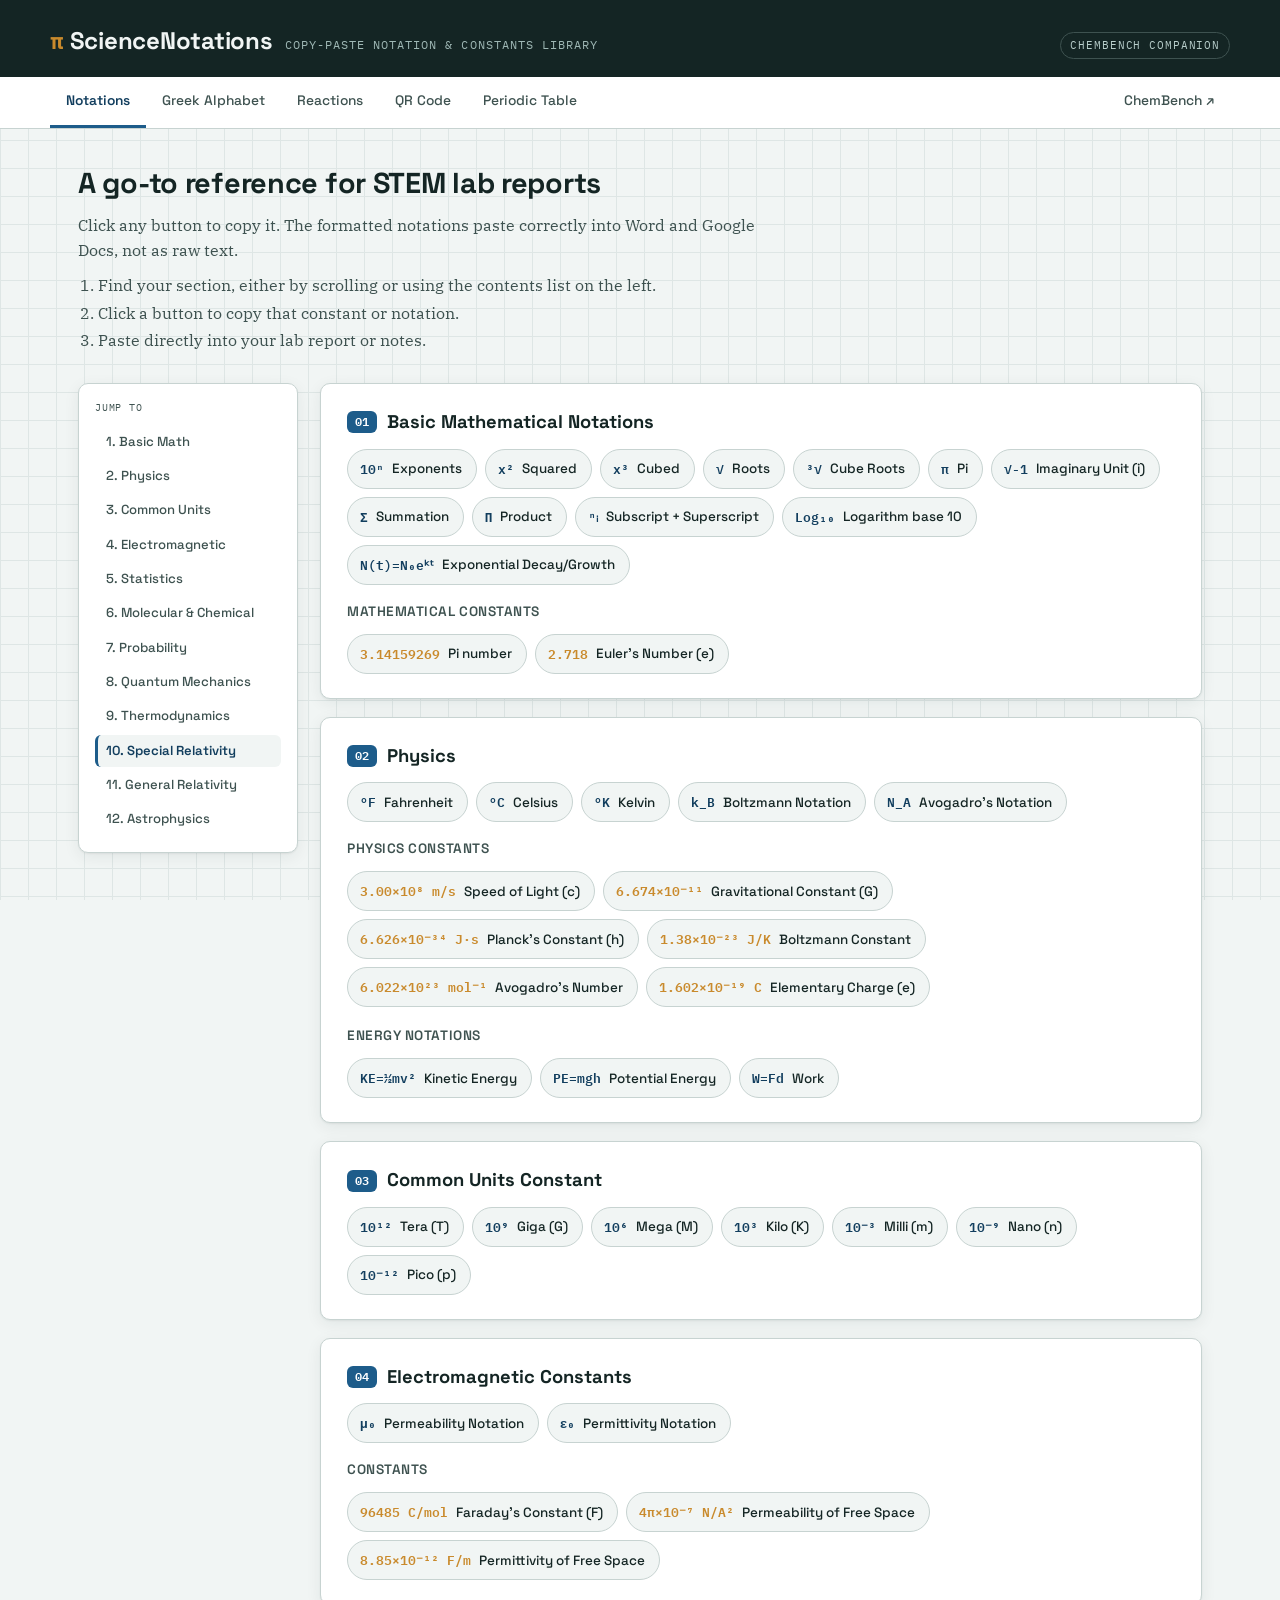
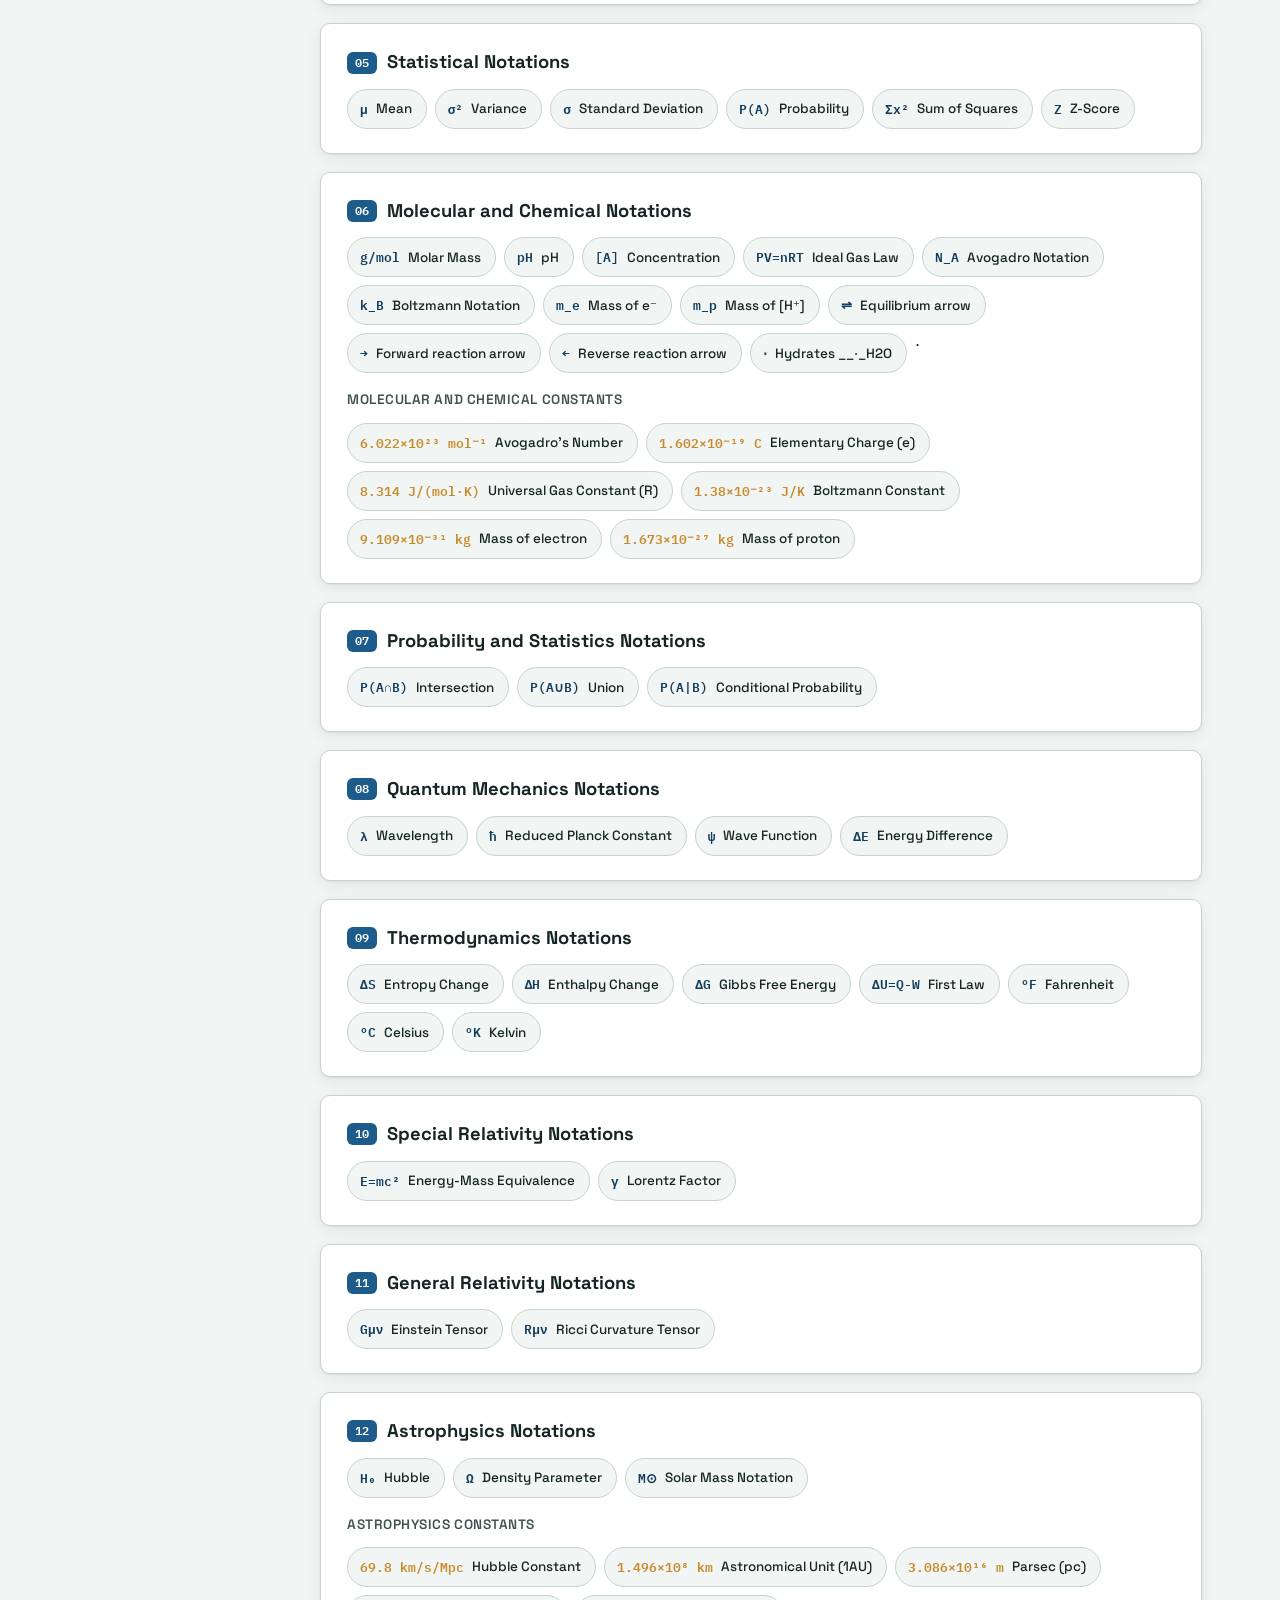
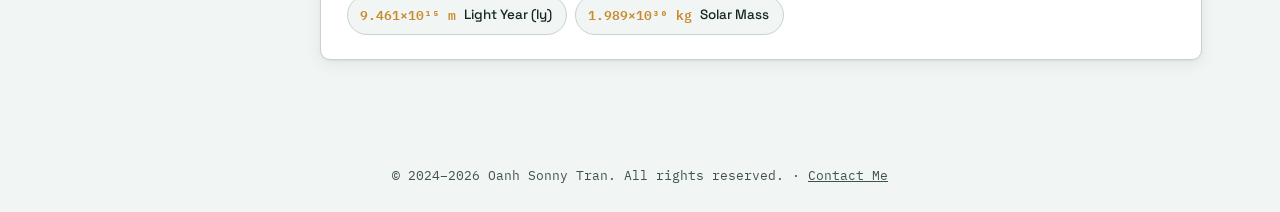
<file: index.html>
<!DOCTYPE html>
<html lang="en">
<head>
<meta charset="UTF-8">
<meta name="viewport" content="width=device-width, initial-scale=1.0">
<title>ScienceNotations — Copy Mathematical Notations</title>
<link rel="preconnect" href="https://fonts.googleapis.com">
<link rel="preconnect" href="https://fonts.gstatic.com" crossorigin>
<link href="https://fonts.googleapis.com/css2?family=Space+Grotesk:wght@400;500;600;700&family=IBM+Plex+Serif:ital,wght@0,400;0,500;0,600;1,400&family=IBM+Plex+Mono:wght@400;500;600&display=swap" rel="stylesheet">
<link rel="stylesheet" href="./assets/css/styles.css">
</head>
<body>

<header>
  <div class="header-inner">
    <div class="brand">
      <h1><span class="glyph">π</span> ScienceNotations</h1>
      <span class="eyebrow">copy-paste notation & constants library</span>
    </div>
    <a class="badge" href="https://madebysonny.github.io/chembench/" target="_blank" rel="noopener">chembench companion</a>
  </div>
</header>

<nav>
  <div class="nav-inner">
    <a class="nav-link active" href="index.html">Notations</a>
    <a class="nav-link" href="greek-alphabet.html">Greek Alphabet</a>
    <a class="nav-link" href="reactions.html">Reactions</a>
    <a class="nav-link" href="qr-generator.html">QR Code</a>
    <a class="nav-link" href="periodic-table.html">Periodic Table</a>
    <a class="nav-link external" href="https://madebysonny.github.io/chembench/" target="_blank" rel="noopener">ChemBench ↗</a>
  </div>
</nav>

<main>
  <div class="hero">
    <h2>A go-to reference for STEM lab reports</h2>
    <p>Click any button to copy it. The formatted notations paste correctly into Word and Google Docs, not as raw text.</p>
    <ol>
      <li>Find your section, either by scrolling or using the contents list on the left.</li>
      <li>Click a button to copy that constant or notation.</li>
      <li>Paste directly into your lab report or notes.</li>
    </ol>
  </div>

  <div class="workbench">
    <nav class="toc" aria-label="Table of contents">
      <span class="toc-label">Jump to</span>
      <ul>
        <li><a href="#section-1">1. Basic Math</a></li>
        <li><a href="#section-2">2. Physics</a></li>
        <li><a href="#section-3">3. Common Units</a></li>
        <li><a href="#section-4">4. Electromagnetic</a></li>
        <li><a href="#section-5">5. Statistics</a></li>
        <li><a href="#section-6">6. Molecular & Chemical</a></li>
        <li><a href="#section-7">7. Probability</a></li>
        <li><a href="#section-8">8. Quantum Mechanics</a></li>
        <li><a href="#section-9">9. Thermodynamics</a></li>
        <li><a href="#section-10">10. Special Relativity</a></li>
        <li><a href="#section-11">11. General Relativity</a></li>
        <li><a href="#section-12">12. Astrophysics</a></li>
      </ul>
    </nav>

    <div class="sections">

      <!-- Section 1: Basic Mathematical Notations -->
      <section class="notation-section" id="section-1">
        <h2><span class="section-index">01</span> Basic Mathematical Notations</h2>
        <div class="copy-grid">
          <button class="copy-chip" onclick="copyRich('10<sup>n</sup>&nbsp;', '10^n', this)"><span class="sym">10ⁿ</span> Exponents</button>
          <button class="copy-chip" onclick="copyRich('x<sup>2</sup>&nbsp;', 'x^2', this)"><span class="sym">x²</span> Squared</button>
          <button class="copy-chip" onclick="copyRich('x<sup>3</sup>&nbsp;', 'x^3', this)"><span class="sym">x³</span> Cubed</button>
          <button class="copy-chip" onclick="copyPlain('√', this)"><span class="sym">√</span> Roots</button>
          <button class="copy-chip" onclick="copyRich('<sup>3</sup>√', '3√', this)"><span class="sym">³√</span> Cube Roots</button>
          <button class="copy-chip" onclick="copyPlain('π', this)"><span class="sym">π</span> Pi</button>
          <button class="copy-chip" onclick="copyPlain('√-1', this)"><span class="sym">√-1</span> Imaginary Unit (i)</button>
          <button class="copy-chip" onclick="copyPlain('Σ', this)"><span class="sym">Σ</span> Summation</button>
          <button class="copy-chip" onclick="copyPlain('Π', this)"><span class="sym">Π</span> Product</button>
          <button class="copy-chip" onclick="copyRich('<sup>n</sup><sub>i</sub>&nbsp;', 'n_i', this)"><span class="sym">ⁿᵢ</span> Subscript + Superscript</button>
          <button class="copy-chip" onclick="copyRich('Log<sub>10</sub>&nbsp;', 'Log10', this)"><span class="sym">Log₁₀</span> Logarithm base 10</button>
          <button class="copy-chip" onclick="copyRich('N(t) = N<sub>0</sub>e<sup>kt</sup>&nbsp;', 'N(t) = N0*e^kt', this)"><span class="sym">N(t)=N₀eᵏᵗ</span> Exponential Decay/Growth</button>
        </div>
        <h4>Mathematical Constants</h4>
        <div class="copy-grid constants">
          <button class="copy-chip" onclick="copyPlain('3.14159269', this)"><span class="sym">3.14159269</span> Pi number</button>
          <button class="copy-chip" onclick="copyPlain('2.718', this)"><span class="sym">2.718</span> Euler's Number (e)</button>
        </div>
      </section>

      <!-- Section 2: Physics -->
      <section class="notation-section" id="section-2">
        <h2><span class="section-index">02</span> Physics</h2>
        <div class="copy-grid">
          <button class="copy-chip" onclick="copyPlain('°F', this)"><span class="sym">°F</span> Fahrenheit</button>
          <button class="copy-chip" onclick="copyPlain('°C', this)"><span class="sym">°C</span> Celsius</button>
          <button class="copy-chip" onclick="copyPlain('°K', this)"><span class="sym">°K</span> Kelvin</button>
          <button class="copy-chip" onclick="copyRich('k<sub>B</sub>&nbsp;', 'k_B', this)"><span class="sym">k_B</span> Boltzmann Notation</button>
          <button class="copy-chip" onclick="copyRich('N<sub>A</sub>&nbsp;', 'N_A', this)"><span class="sym">N_A</span> Avogadro's Notation</button>
        </div>
        <h4>Physics Constants</h4>
        <div class="copy-grid constants">
          <button class="copy-chip" onclick="copyRich('3.00 × 10<sup>8</sup> m/s', '3.00 x 10^8 m/s', this)"><span class="sym">3.00×10⁸ m/s</span> Speed of Light (c)</button>
          <button class="copy-chip" onclick="copyRich('6.674 × 10<sup>-11</sup> m<sup>-3</sup> kg<sup>-1</sup> s<sup>-2</sup>&nbsp;', '6.674 x 10^-11 m^-3 kg^-1 s^-2', this)"><span class="sym">6.674×10⁻¹¹</span> Gravitational Constant (G)</button>
          <button class="copy-chip" onclick="copyRich('6.626 × 10<sup>-34</sup> J⋅s', '6.626 x 10^-34 J*s', this)"><span class="sym">6.626×10⁻³⁴ J·s</span> Planck's Constant (h)</button>
          <button class="copy-chip" onclick="copyRich('1.38 × 10<sup>-23</sup> J/K', '1.38 x 10^-23 J/K', this)"><span class="sym">1.38×10⁻²³ J/K</span> Boltzmann Constant</button>
          <button class="copy-chip" onclick="copyRich('6.022 × 10<sup>23</sup> mol<sup>-1</sup>&nbsp;', '6.022 x 10^23 mol^-1', this)"><span class="sym">6.022×10²³ mol⁻¹</span> Avogadro's Number</button>
          <button class="copy-chip" onclick="copyRich('1.602 × 10<sup>-19</sup> C', '1.602 x 10^-19 C', this)"><span class="sym">1.602×10⁻¹⁹ C</span> Elementary Charge (e)</button>
        </div>
        <h4>Energy Notations</h4>
        <div class="copy-grid">
          <button class="copy-chip" onclick="copyRich('KE = 1/2(mv<sup>2</sup>)', 'KE = 1/2(mv^2)', this)"><span class="sym">KE=½mv²</span> Kinetic Energy</button>
          <button class="copy-chip" onclick="copyPlain('PE=mgh', this)"><span class="sym">PE=mgh</span> Potential Energy</button>
          <button class="copy-chip" onclick="copyPlain('W=Fd', this)"><span class="sym">W=Fd</span> Work</button>
        </div>
      </section>

      <!-- Section 3: Common Units Constant -->
      <section class="notation-section" id="section-3">
        <h2><span class="section-index">03</span> Common Units Constant</h2>
        <div class="copy-grid">
          <button class="copy-chip" onclick="copyRich('10<sup>12</sup>&nbsp;', '10^12', this)"><span class="sym">10¹²</span> Tera (T)</button>
          <button class="copy-chip" onclick="copyRich('10<sup>9</sup>&nbsp;', '10^9', this)"><span class="sym">10⁹</span> Giga (G)</button>
          <button class="copy-chip" onclick="copyRich('10<sup>6</sup>&nbsp;', '10^6', this)"><span class="sym">10⁶</span> Mega (M)</button>
          <button class="copy-chip" onclick="copyRich('10<sup>3</sup>&nbsp;', '10^3', this)"><span class="sym">10³</span> Kilo (K)</button>
          <button class="copy-chip" onclick="copyRich('10<sup>-3</sup>&nbsp;', '10^-3', this)"><span class="sym">10⁻³</span> Milli (m)</button>
          <button class="copy-chip" onclick="copyRich('10<sup>-9</sup>&nbsp;', '10^-9', this)"><span class="sym">10⁻⁹</span> Nano (n)</button>
          <button class="copy-chip" onclick="copyRich('10<sup>-12</sup>&nbsp;', '10^-12', this)"><span class="sym">10⁻¹²</span> Pico (p)</button>
        </div>
      </section>

      <!-- Section 4: Electromagnetic Constants -->
      <section class="notation-section" id="section-4">
        <h2><span class="section-index">04</span> Electromagnetic Constants</h2>
        <div class="copy-grid">
          <button class="copy-chip" onclick="copyRich('μ<sub>0</sub>&nbsp;', 'mu_0', this)"><span class="sym">μ₀</span> Permeability Notation</button>
          <button class="copy-chip" onclick="copyRich('ε<sub>0</sub>&nbsp;', 'epsilon_0', this)"><span class="sym">ε₀</span> Permittivity Notation</button>
        </div>
        <h4>Constants</h4>
        <div class="copy-grid constants">
          <button class="copy-chip" onclick="copyPlain('96485 C/mol', this)"><span class="sym">96485 C/mol</span> Faraday's Constant (F)</button>
          <button class="copy-chip" onclick="copyRich('4π × 10<sup>-7</sup> N/A<sup>2</sup>&nbsp;', '4*pi x 10^-7 N/A^2', this)"><span class="sym">4π×10⁻⁷ N/A²</span> Permeability of Free Space</button>
          <button class="copy-chip" onclick="copyRich('8.85 × 10<sup>-12</sup> F/m', '8.85 x 10^-12 F/m', this)"><span class="sym">8.85×10⁻¹² F/m</span> Permittivity of Free Space</button>
        </div>
      </section>

      <!-- Section 5: Statistical Notations -->
      <section class="notation-section" id="section-5">
        <h2><span class="section-index">05</span> Statistical Notations</h2>
        <div class="copy-grid">
          <button class="copy-chip" onclick="copyPlain('μ', this)"><span class="sym">μ</span> Mean</button>
          <button class="copy-chip" onclick="copyRich('σ<sup>2</sup>&nbsp;', 'sigma^2', this)"><span class="sym">σ²</span> Variance</button>
          <button class="copy-chip" onclick="copyPlain('σ', this)"><span class="sym">σ</span> Standard Deviation</button>
          <button class="copy-chip" onclick="copyPlain('P(A)', this)"><span class="sym">P(A)</span> Probability</button>
          <button class="copy-chip" onclick="copyRich('Σx<sup>2</sup>&nbsp;', 'sum x^2', this)"><span class="sym">Σx²</span> Sum of Squares</button>
          <button class="copy-chip" onclick="copyPlain('Z', this)"><span class="sym">Z</span> Z-Score</button>
        </div>
      </section>

      <!-- Section 6: Molecular and Chemical Notations -->
      <section class="notation-section" id="section-6">
        <h2><span class="section-index">06</span> Molecular and Chemical Notations</h2>
        <div class="copy-grid">
          <button class="copy-chip" onclick="copyPlain('g/mol', this)"><span class="sym">g/mol</span> Molar Mass</button>
          <button class="copy-chip" onclick="copyPlain('pH', this)"><span class="sym">pH</span> pH</button>
          <button class="copy-chip" onclick="copyPlain('[A]', this)"><span class="sym">[A]</span> Concentration</button>
          <button class="copy-chip" onclick="copyPlain('PV=nRT', this)"><span class="sym">PV=nRT</span> Ideal Gas Law</button>
          <button class="copy-chip" onclick="copyRich('N<sub>A</sub>&nbsp;', 'N_A', this)"><span class="sym">N_A</span> Avogadro Notation</button>
          <button class="copy-chip" onclick="copyRich('k<sub>B</sub>&nbsp;', 'k_B', this)"><span class="sym">k_B</span> Boltzmann Notation</button>
          <button class="copy-chip" onclick="copyRich('m<sub>e</sub>&nbsp;', 'm_e', this)"><span class="sym">m_e</span> Mass of e⁻</button>
          <button class="copy-chip" onclick="copyRich('m<sub>p</sub>&nbsp;', 'm_p', this)"><span class="sym">m_p</span> Mass of [H⁺]</button>
          <button class="copy-chip" onclick="copyPlain('⇌', this)"><span class="sym">⇌</span> Equilibrium arrow</button>
          <button class="copy-chip" onclick="copyPlain('→', this)"><span class="sym">→</span> Forward reaction arrow </button>
          <button class="copy-chip" onclick="copyPlain('←', this)"><span class="sym">←</span> Reverse reaction arrow</button>
          <button class="copy-chip" onclick="copyRich('​⋅ H<sub>2</sub>O', '​⋅ H_2O', this)"><span class="sym">​⋅</span>Hydrates __​⋅_H2O</button>

          ​⋅
        </div>
        <h4>Molecular and Chemical Constants</h4>
        <div class="copy-grid constants">
          <button class="copy-chip" onclick="copyRich('6.022 × 10<sup>23</sup> mol<sup>-1</sup>&nbsp;', '6.022 x 10^23 mol^-1', this)"><span class="sym">6.022×10²³ mol⁻¹</span> Avogadro's Number</button>
          <button class="copy-chip" onclick="copyRich('1.602 × 10<sup>-19</sup> C', '1.602 x 10^-19 C', this)"><span class="sym">1.602×10⁻¹⁹ C</span> Elementary Charge (e)</button>
          <button class="copy-chip" onclick="copyRich('8.314 J mol<sup>-1</sup> K<sup>-1</sup>&nbsp;', '8.314 J mol^-1 K^-1', this)"><span class="sym">8.314 J/(mol·K)</span> Universal Gas Constant (R)</button>
          <button class="copy-chip" onclick="copyRich('1.38 × 10<sup>-23</sup> J/K', '1.38 x 10^-23 J/K', this)"><span class="sym">1.38×10⁻²³ J/K</span> Boltzmann Constant</button>
          <button class="copy-chip" onclick="copyRich('9.109 × 10<sup>-31</sup> kg', '9.109 x 10^-31 kg', this)"><span class="sym">9.109×10⁻³¹ kg</span> Mass of electron</button>
          <button class="copy-chip" onclick="copyRich('1.673 × 10<sup>-27</sup> kg', '1.673 x 10^-27 kg', this)"><span class="sym">1.673×10⁻²⁷ kg</span> Mass of proton</button>
        </div>
      </section>

      <!-- Section 7: Probability and Statistics Notations -->
      <section class="notation-section" id="section-7">
        <h2><span class="section-index">07</span> Probability and Statistics Notations</h2>
        <div class="copy-grid">
          <button class="copy-chip" onclick="copyPlain('P(A ∩ B)', this)"><span class="sym">P(A∩B)</span> Intersection</button>
          <button class="copy-chip" onclick="copyPlain('P(A ∪ B)', this)"><span class="sym">P(A∪B)</span> Union</button>
          <button class="copy-chip" onclick="copyPlain('P(A|B)', this)"><span class="sym">P(A|B)</span> Conditional Probability</button>
        </div>
      </section>

      <!-- Section 8: Quantum Mechanics Notations -->
      <section class="notation-section" id="section-8">
        <h2><span class="section-index">08</span> Quantum Mechanics Notations</h2>
        <div class="copy-grid">
          <button class="copy-chip" onclick="copyPlain('λ', this)"><span class="sym">λ</span> Wavelength</button>
          <button class="copy-chip" onclick="copyPlain('ħ', this)"><span class="sym">ħ</span> Reduced Planck Constant</button>
          <button class="copy-chip" onclick="copyPlain('ψ', this)"><span class="sym">ψ</span> Wave Function</button>
          <button class="copy-chip" onclick="copyPlain('ΔE', this)"><span class="sym">ΔE</span> Energy Difference</button>
        </div>
      </section>

      <!-- Section 9: Thermodynamics Notations -->
      <section class="notation-section" id="section-9">
        <h2><span class="section-index">09</span> Thermodynamics Notations</h2>
        <div class="copy-grid">
          <button class="copy-chip" onclick="copyPlain('ΔS', this)"><span class="sym">ΔS</span> Entropy Change</button>
          <button class="copy-chip" onclick="copyPlain('ΔH', this)"><span class="sym">ΔH</span> Enthalpy Change</button>
          <button class="copy-chip" onclick="copyPlain('ΔG', this)"><span class="sym">ΔG</span> Gibbs Free Energy</button>
          <button class="copy-chip" onclick="copyPlain('ΔU=Q-W', this)"><span class="sym">ΔU=Q-W</span> First Law</button>
          <button class="copy-chip" onclick="copyPlain('°F', this)"><span class="sym">°F</span> Fahrenheit</button>
          <button class="copy-chip" onclick="copyPlain('°C', this)"><span class="sym">°C</span> Celsius</button>
          <button class="copy-chip" onclick="copyPlain('°K', this)"><span class="sym">°K</span> Kelvin</button>
        </div>
      </section>

      <!-- Section 10: Special Relativity Notations -->
      <section class="notation-section" id="section-10">
        <h2><span class="section-index">10</span> Special Relativity Notations</h2>
        <div class="copy-grid">
          <button class="copy-chip" onclick="copyPlain('E=mc²', this)"><span class="sym">E=mc²</span> Energy-Mass Equivalence</button>
          <button class="copy-chip" onclick="copyPlain('γ', this)"><span class="sym">γ</span> Lorentz Factor</button>
        </div>
      </section>

      <!-- Section 11: General Relativity Notations -->
      <section class="notation-section" id="section-11">
        <h2><span class="section-index">11</span> General Relativity Notations</h2>
        <div class="copy-grid">
          <button class="copy-chip" onclick="copyPlain('Gμν', this)"><span class="sym">Gμν</span> Einstein Tensor</button>
          <button class="copy-chip" onclick="copyPlain('Rμν', this)"><span class="sym">Rμν</span> Ricci Curvature Tensor</button>
        </div>
      </section>

      <!-- Section 12: Astrophysics Notations -->
      <section class="notation-section" id="section-12">
        <h2><span class="section-index">12</span> Astrophysics Notations</h2>
        <div class="copy-grid">
          <button class="copy-chip" onclick="copyPlain('H₀', this)"><span class="sym">H₀</span> Hubble</button>
          <button class="copy-chip" onclick="copyPlain('Ω', this)"><span class="sym">Ω</span> Density Parameter</button>
          <button class="copy-chip" onclick="copyRich('M<sub>⊙</sub>&nbsp;', 'M_sun', this)"><span class="sym">M⊙</span> Solar Mass Notation</button>
        </div>
        <h4>Astrophysics Constants</h4>
        <div class="copy-grid constants">
          <button class="copy-chip" onclick="copyPlain('69.8 km/s/Mpc', this)"><span class="sym">69.8 km/s/Mpc</span> Hubble Constant</button>
          <button class="copy-chip" onclick="copyRich('1.496 × 10<sup>8</sup> km', '1.496 x 10^8 km', this)"><span class="sym">1.496×10⁸ km</span> Astronomical Unit (1AU)</button>
          <button class="copy-chip" onclick="copyRich('3.086 × 10<sup>16</sup> m', '3.086 x 10^16 m', this)"><span class="sym">3.086×10¹⁶ m</span> Parsec (pc)</button>
          <button class="copy-chip" onclick="copyRich('9.461 × 10<sup>15</sup> m', '9.461 x 10^15 m', this)"><span class="sym">9.461×10¹⁵ m</span> Light Year (ly)</button>
          <button class="copy-chip" onclick="copyRich('1.989 × 10<sup>30</sup> kg', '1.989 x 10^30 kg', this)"><span class="sym">1.989×10³⁰ kg</span> Solar Mass</button>
        </div>
      </section>

    </div>
  </div>
</main>

<footer>
  © 2024–2026 Oanh Sonny Tran. All rights reserved. · <a href="mailto:otxtra1234@gmail.com">Contact Me</a>
</footer>

<div class="toast" id="toast"></div>

<script src="./assets/js/script.js"></script>
</body>
</html>
</file>
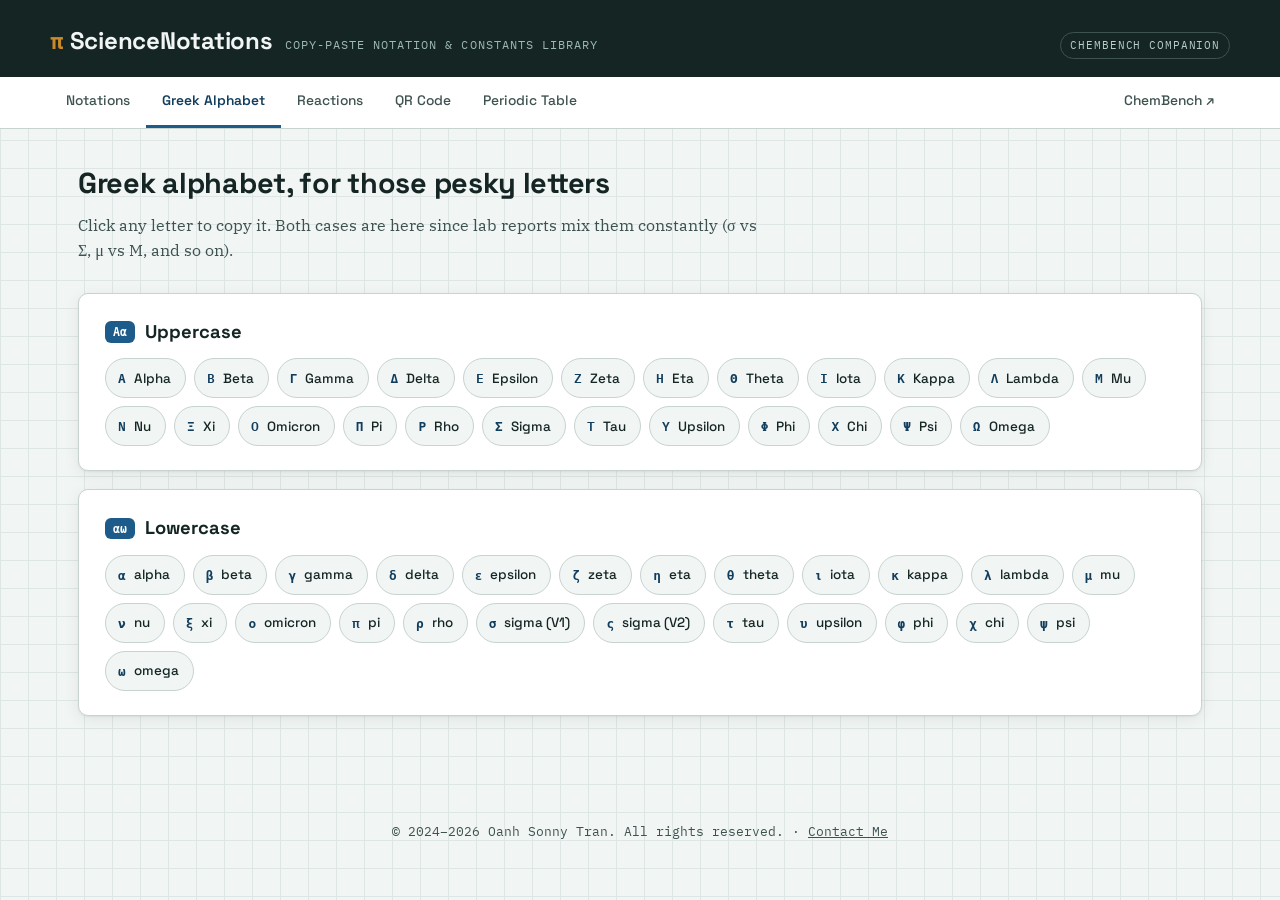
<file: greek-alphabet.html>
<!DOCTYPE html>
<html lang="en">
<head>
<meta charset="UTF-8">
<meta name="viewport" content="width=device-width, initial-scale=1.0">
<title>Greek Alphabet — ScienceNotations</title>
<link rel="preconnect" href="https://fonts.googleapis.com">
<link rel="preconnect" href="https://fonts.gstatic.com" crossorigin>
<link href="https://fonts.googleapis.com/css2?family=Space+Grotesk:wght@400;500;600;700&family=IBM+Plex+Serif:ital,wght@0,400;0,500;0,600;1,400&family=IBM+Plex+Mono:wght@400;500;600&display=swap" rel="stylesheet">
<link rel="stylesheet" href="./assets/css/styles.css">
</head>
<body>

<header>
  <div class="header-inner">
    <div class="brand">
      <h1><span class="glyph">π</span> ScienceNotations</h1>
      <span class="eyebrow">copy-paste notation & constants library</span>
    </div>
    <a class="badge" href="https://madebysonny.github.io/chembench/" target="_blank" rel="noopener">chembench companion</a>
  </div>
</header>

<nav>
  <div class="nav-inner">
    <a class="nav-link" href="index.html">Notations</a>
    <a class="nav-link active" href="greek-alphabet.html">Greek Alphabet</a>
    <a class="nav-link" href="reactions.html">Reactions</a>
    <a class="nav-link" href="qr-generator.html">QR Code</a>
    <a class="nav-link" href="periodic-table.html">Periodic Table</a>
    <a class="nav-link external" href="https://madebysonny.github.io/chembench/" target="_blank" rel="noopener">ChemBench ↗</a>
  </div>
</nav>

<main>
  <div class="hero">
    <h2>Greek alphabet, for those pesky letters</h2>
    <p>Click any letter to copy it. Both cases are here since lab reports mix them constantly (σ vs Σ, μ vs M, and so on).</p>
  </div>

  <div class="sections">
    <section class="notation-section">
      <h2><span class="section-index">Αα</span> Uppercase</h2>
      <div class="copy-grid">
        <button class="copy-chip" onclick="copyPlain('Α', this)"><span class="sym">Α</span> Alpha</button>
        <button class="copy-chip" onclick="copyPlain('B', this)"><span class="sym">B</span> Beta</button>
        <button class="copy-chip" onclick="copyPlain('Γ', this)"><span class="sym">Γ</span> Gamma</button>
        <button class="copy-chip" onclick="copyPlain('Δ', this)"><span class="sym">Δ</span> Delta</button>
        <button class="copy-chip" onclick="copyPlain('E', this)"><span class="sym">E</span> Epsilon</button>
        <button class="copy-chip" onclick="copyPlain('Z', this)"><span class="sym">Z</span> Zeta</button>
        <button class="copy-chip" onclick="copyPlain('H', this)"><span class="sym">H</span> Eta</button>
        <button class="copy-chip" onclick="copyPlain('Θ', this)"><span class="sym">Θ</span> Theta</button>
        <button class="copy-chip" onclick="copyPlain('I', this)"><span class="sym">I</span> Iota</button>
        <button class="copy-chip" onclick="copyPlain('K', this)"><span class="sym">K</span> Kappa</button>
        <button class="copy-chip" onclick="copyPlain('Λ', this)"><span class="sym">Λ</span> Lambda</button>
        <button class="copy-chip" onclick="copyPlain('M', this)"><span class="sym">M</span> Mu</button>
        <button class="copy-chip" onclick="copyPlain('N', this)"><span class="sym">N</span> Nu</button>
        <button class="copy-chip" onclick="copyPlain('Ξ', this)"><span class="sym">Ξ</span> Xi</button>
        <button class="copy-chip" onclick="copyPlain('O', this)"><span class="sym">O</span> Omicron</button>
        <button class="copy-chip" onclick="copyPlain('Π', this)"><span class="sym">Π</span> Pi</button>
        <button class="copy-chip" onclick="copyPlain('Ρ', this)"><span class="sym">Ρ</span> Rho</button>
        <button class="copy-chip" onclick="copyPlain('Σ', this)"><span class="sym">Σ</span> Sigma</button>
        <button class="copy-chip" onclick="copyPlain('T', this)"><span class="sym">T</span> Tau</button>
        <button class="copy-chip" onclick="copyPlain('Y', this)"><span class="sym">Y</span> Upsilon</button>
        <button class="copy-chip" onclick="copyPlain('Φ', this)"><span class="sym">Φ</span> Phi</button>
        <button class="copy-chip" onclick="copyPlain('Χ', this)"><span class="sym">Χ</span> Chi</button>
        <button class="copy-chip" onclick="copyPlain('Ψ', this)"><span class="sym">Ψ</span> Psi</button>
        <button class="copy-chip" onclick="copyPlain('Ω', this)"><span class="sym">Ω</span> Omega</button>
      </div>
    </section>

    <section class="notation-section">
      <h2><span class="section-index">αω</span> Lowercase</h2>
      <div class="copy-grid">
        <button class="copy-chip" onclick="copyPlain('α', this)"><span class="sym">α</span> alpha</button>
        <button class="copy-chip" onclick="copyPlain('β', this)"><span class="sym">β</span> beta</button>
        <button class="copy-chip" onclick="copyPlain('γ', this)"><span class="sym">γ</span> gamma</button>
        <button class="copy-chip" onclick="copyPlain('δ', this)"><span class="sym">δ</span> delta</button>
        <button class="copy-chip" onclick="copyPlain('ε', this)"><span class="sym">ε</span> epsilon</button>
        <button class="copy-chip" onclick="copyPlain('ζ', this)"><span class="sym">ζ</span> zeta</button>
        <button class="copy-chip" onclick="copyPlain('η', this)"><span class="sym">η</span> eta</button>
        <button class="copy-chip" onclick="copyPlain('θ', this)"><span class="sym">θ</span> theta</button>
        <button class="copy-chip" onclick="copyPlain('ι', this)"><span class="sym">ι</span> iota</button>
        <button class="copy-chip" onclick="copyPlain('κ', this)"><span class="sym">κ</span> kappa</button>
        <button class="copy-chip" onclick="copyPlain('λ', this)"><span class="sym">λ</span> lambda</button>
        <button class="copy-chip" onclick="copyPlain('μ', this)"><span class="sym">μ</span> mu</button>
        <button class="copy-chip" onclick="copyPlain('ν', this)"><span class="sym">ν</span> nu</button>
        <button class="copy-chip" onclick="copyPlain('ξ', this)"><span class="sym">ξ</span> xi</button>
        <button class="copy-chip" onclick="copyPlain('ο', this)"><span class="sym">ο</span> omicron</button>
        <button class="copy-chip" onclick="copyPlain('π', this)"><span class="sym">π</span> pi</button>
        <button class="copy-chip" onclick="copyPlain('ρ', this)"><span class="sym">ρ</span> rho</button>
        <button class="copy-chip" onclick="copyPlain('σ', this)"><span class="sym">σ</span> sigma (V1)</button>
        <button class="copy-chip" onclick="copyPlain('ς', this)"><span class="sym">ς</span> sigma (V2)</button>
        <button class="copy-chip" onclick="copyPlain('τ', this)"><span class="sym">τ</span> tau</button>
        <button class="copy-chip" onclick="copyPlain('υ', this)"><span class="sym">υ</span> upsilon</button>
        <button class="copy-chip" onclick="copyPlain('φ', this)"><span class="sym">φ</span> phi</button>
        <button class="copy-chip" onclick="copyPlain('χ', this)"><span class="sym">χ</span> chi</button>
        <button class="copy-chip" onclick="copyPlain('ψ', this)"><span class="sym">ψ</span> psi</button>
        <button class="copy-chip" onclick="copyPlain('ω', this)"><span class="sym">ω</span> omega</button>
      </div>
    </section>
  </div>
</main>

<footer>
  © 2024–2026 Oanh Sonny Tran. All rights reserved. · <a href="mailto:otxtra1234@gmail.com">Contact Me</a>
</footer>

<div class="toast" id="toast"></div>

<script src="./assets/js/script.js"></script>
</body>
</html>
</file>
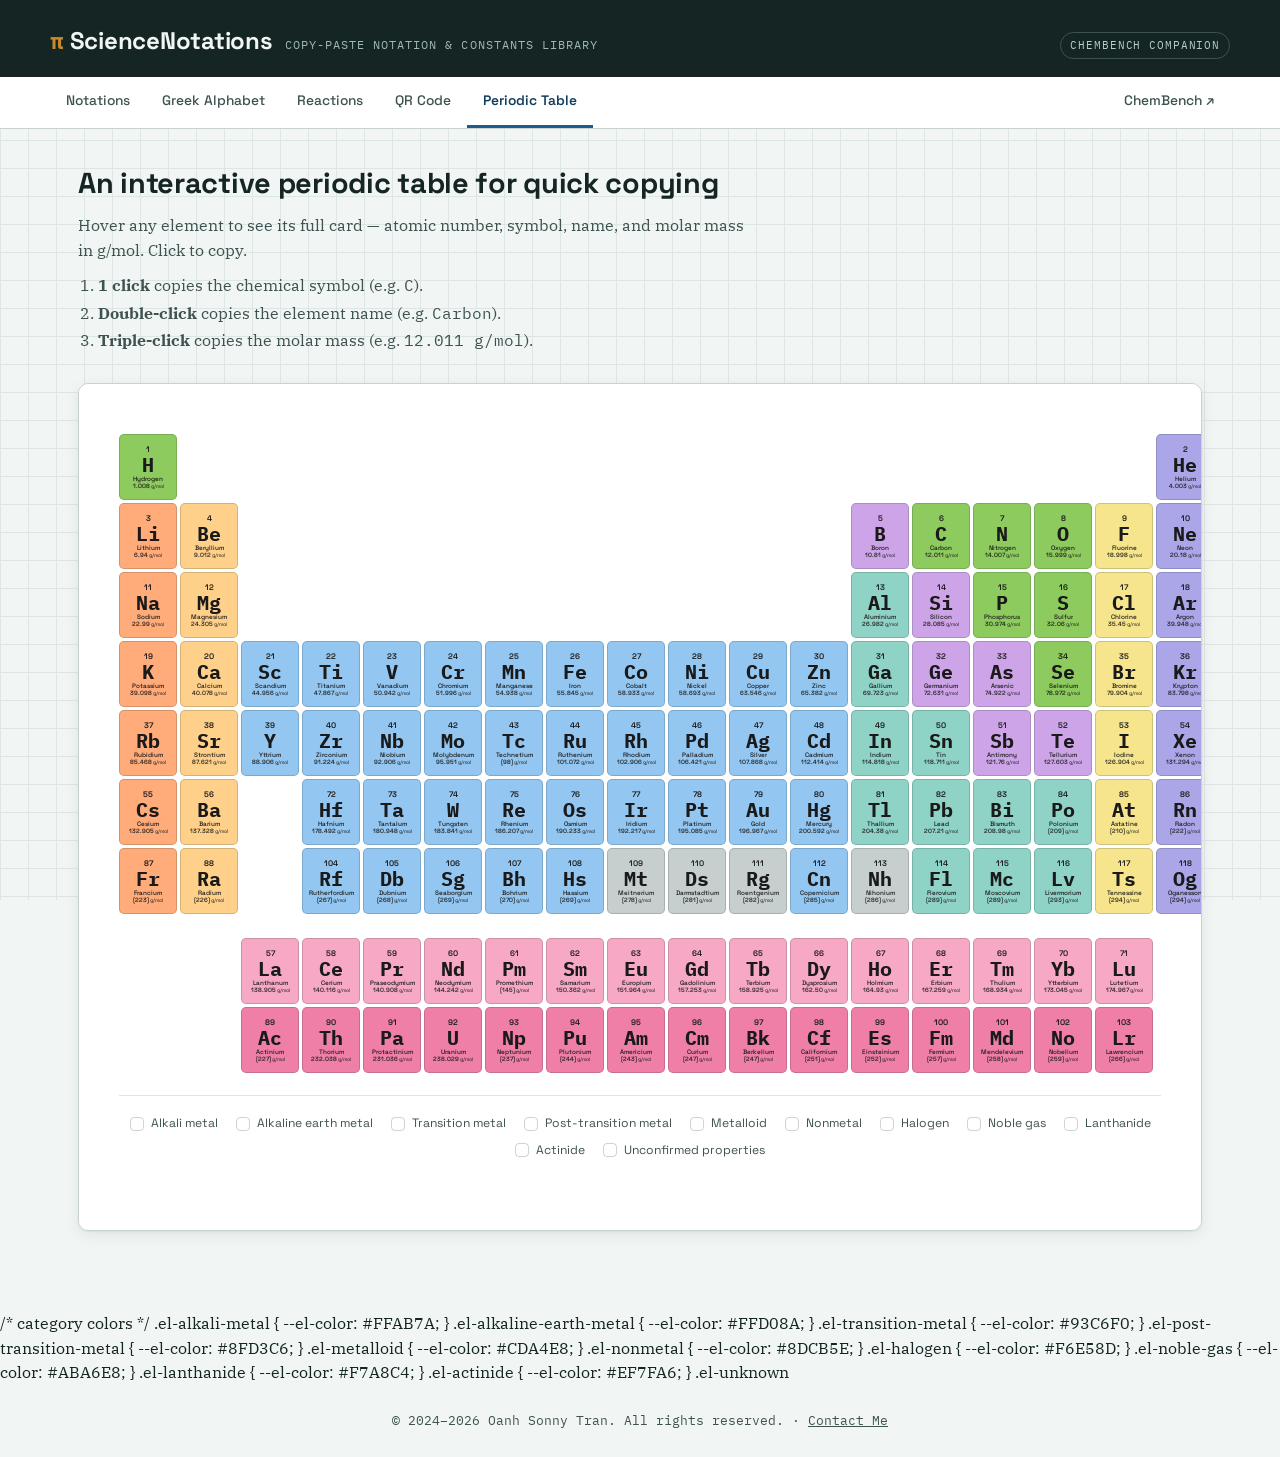
<file: periodic-table.html>
<!DOCTYPE html>
<html lang="en">
<head>
<meta charset="UTF-8">
<meta name="viewport" content="width=device-width, initial-scale=1.0">
<title>Periodic Table — ScienceNotations</title>
<link rel="preconnect" href="https://fonts.googleapis.com">
<link rel="preconnect" href="https://fonts.gstatic.com" crossorigin>
<link href="https://fonts.googleapis.com/css2?family=Space+Grotesk:wght@400;500;600;700&family=IBM+Plex+Serif:ital,wght@0,400;0,500;0,600;1,400&family=IBM+Plex+Mono:wght@400;500;600&display=swap" rel="stylesheet">
<link rel="stylesheet" href="./assets/css/styles.css">
</head>
<body>

<header>
  <div class="header-inner">
    <div class="brand">
      <h1><span class="glyph">π</span> ScienceNotations</h1>
      <span class="eyebrow">copy-paste notation & constants library</span>
    </div>
    <a class="badge" href="https://madebysonny.github.io/chembench/" target="_blank" rel="noopener">chembench companion</a>
  </div>
</header>

<nav>
  <div class="nav-inner">
    <a class="nav-link" href="index.html">Notations</a>
    <a class="nav-link" href="greek-alphabet.html">Greek Alphabet</a>
    <a class="nav-link" href="reactions.html">Reactions</a>
    <a class="nav-link" href="qr-generator.html">QR Code</a>
    <a class="nav-link active" href="periodic-table.html">Periodic Table</a>
    <a class="nav-link external" href="https://madebysonny.github.io/chembench/" target="_blank" rel="noopener">ChemBench ↗</a>
  </div>
</nav>

<main>
  <div class="hero">
    <h2>An interactive periodic table for quick copying</h2>
    <p>Hover any element to see its full card — atomic number, symbol, name, and molar mass in g/mol. Click to copy.</p>
    <ol>
      <li><strong>1 click</strong> copies the chemical symbol (e.g. <span class="mono">C</span>).</li>
      <li><strong>Double-click</strong> copies the element name (e.g. <span class="mono">Carbon</span>).</li>
      <li><strong>Triple-click</strong> copies the molar mass (e.g. <span class="mono">12.011 g/mol</span>).</li>
    </ol>
  </div>

  <div class="ptable-scroll">
    <div class="ptable" id="ptable" role="grid" aria-label="Periodic table of the elements"></div>

    <div class="ptable-legend">
      <span class="legend-item"><span class="swatch el-alkali-metal"></span>Alkali metal</span>
      <span class="legend-item"><span class="swatch el-alkaline-earth-metal"></span>Alkaline earth metal</span>
      <span class="legend-item"><span class="swatch el-transition-metal"></span>Transition metal</span>
      <span class="legend-item"><span class="swatch el-post-transition-metal"></span>Post-transition metal</span>
      <span class="legend-item"><span class="swatch el-metalloid"></span>Metalloid</span>
      <span class="legend-item"><span class="swatch el-nonmetal"></span>Nonmetal</span>
      <span class="legend-item"><span class="swatch el-halogen"></span>Halogen</span>
      <span class="legend-item"><span class="swatch el-noble-gas"></span>Noble gas</span>
      <span class="legend-item"><span class="swatch el-lanthanide"></span>Lanthanide</span>
      <span class="legend-item"><span class="swatch el-actinide"></span>Actinide</span>
      <span class="legend-item"><span class="swatch el-unknown"></span>Unconfirmed properties</span>
    </div>
  </div>
</main>

/* category colors */
.el-alkali-metal          { --el-color: #FFAB7A; }
.el-alkaline-earth-metal  { --el-color: #FFD08A; }
.el-transition-metal      { --el-color: #93C6F0; }
.el-post-transition-metal { --el-color: #8FD3C6; }
.el-metalloid             { --el-color: #CDA4E8; }
.el-nonmetal              { --el-color: #8DCB5E; }
.el-halogen               { --el-color: #F6E58D; }
.el-noble-gas             { --el-color: #ABA6E8; }
.el-lanthanide            { --el-color: #F7A8C4; }
.el-actinide              { --el-color: #EF7FA6; }
.el-unknown    



<footer>
  © 2024–2026 Oanh Sonny Tran. All rights reserved. · <a href="mailto:otxtra1234@gmail.com">Contact Me</a>
</footer>

<div class="toast" id="toast"></div>

<script src="./assets/js/script.js"></script>
<script src="./assets/js/elements-data.js"></script>
<script src="./assets/js/periodic-table.js"></script>
</body>
</html>
</file>
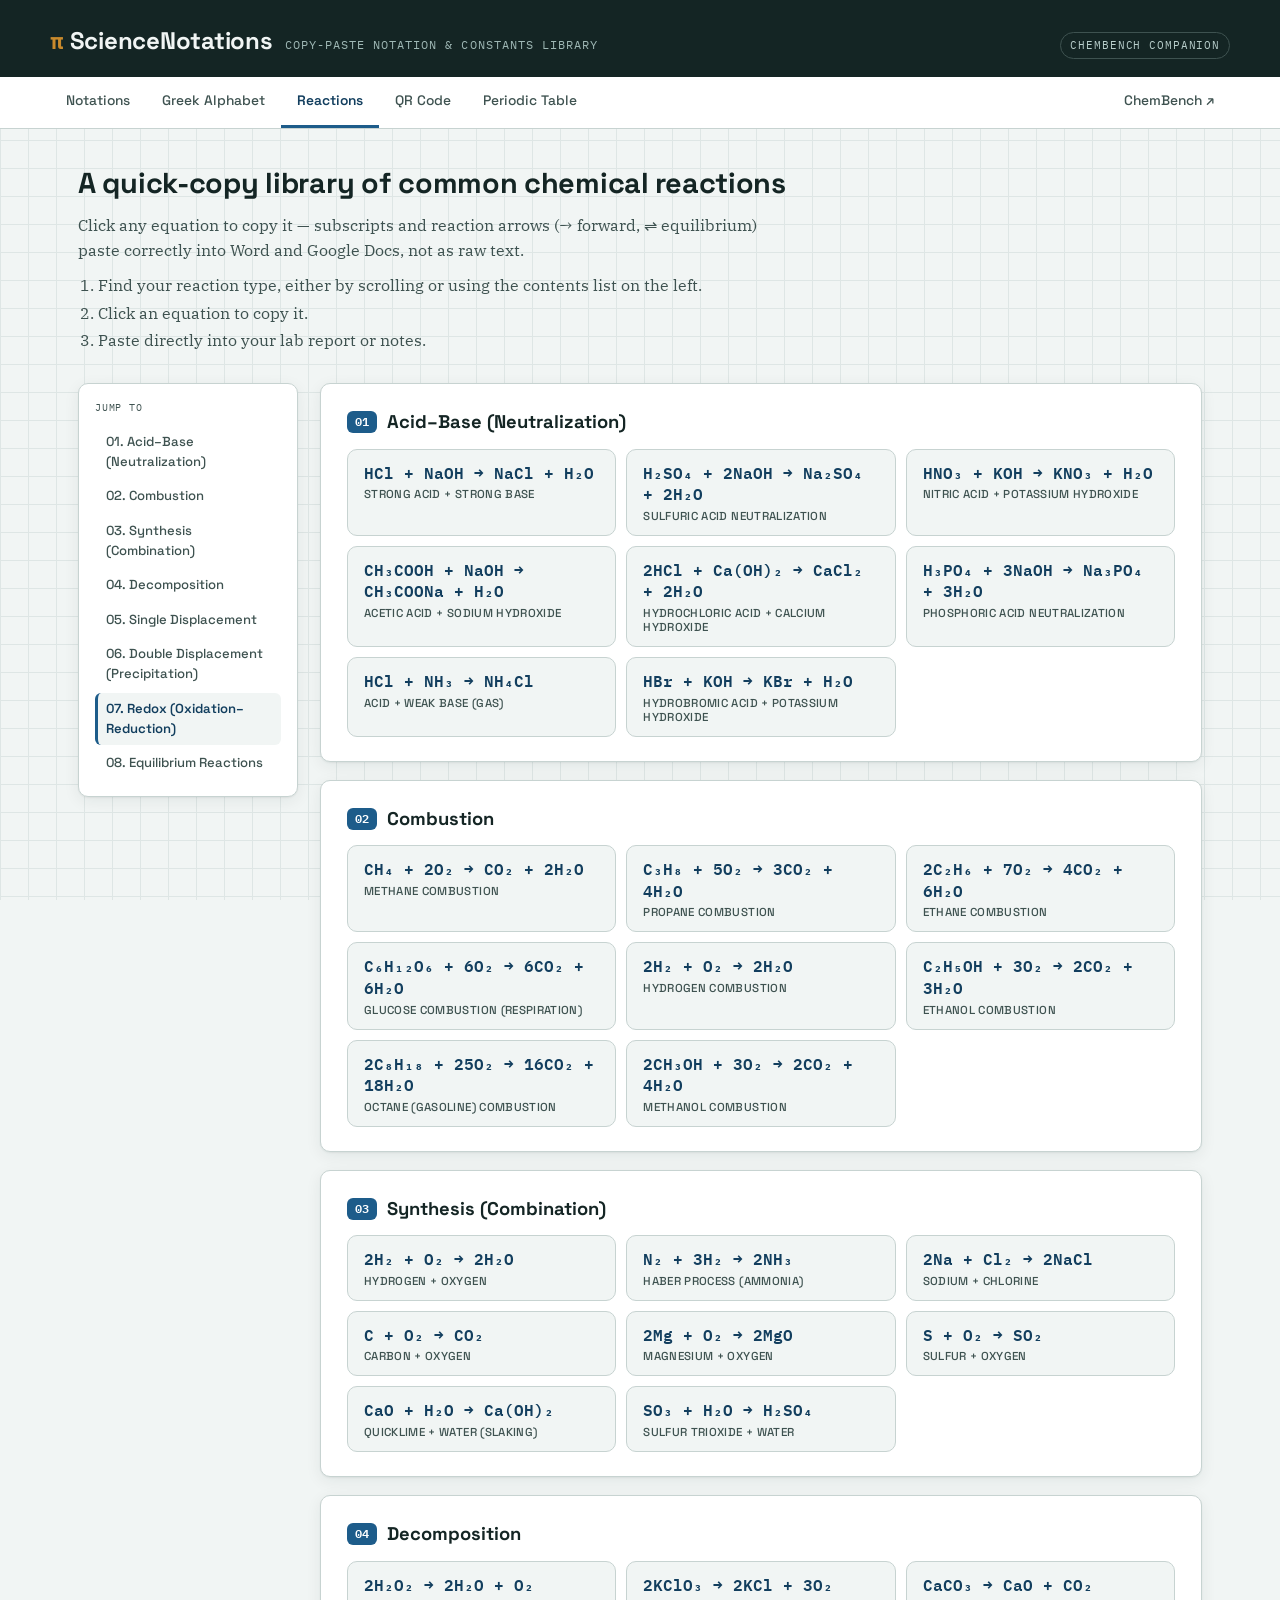
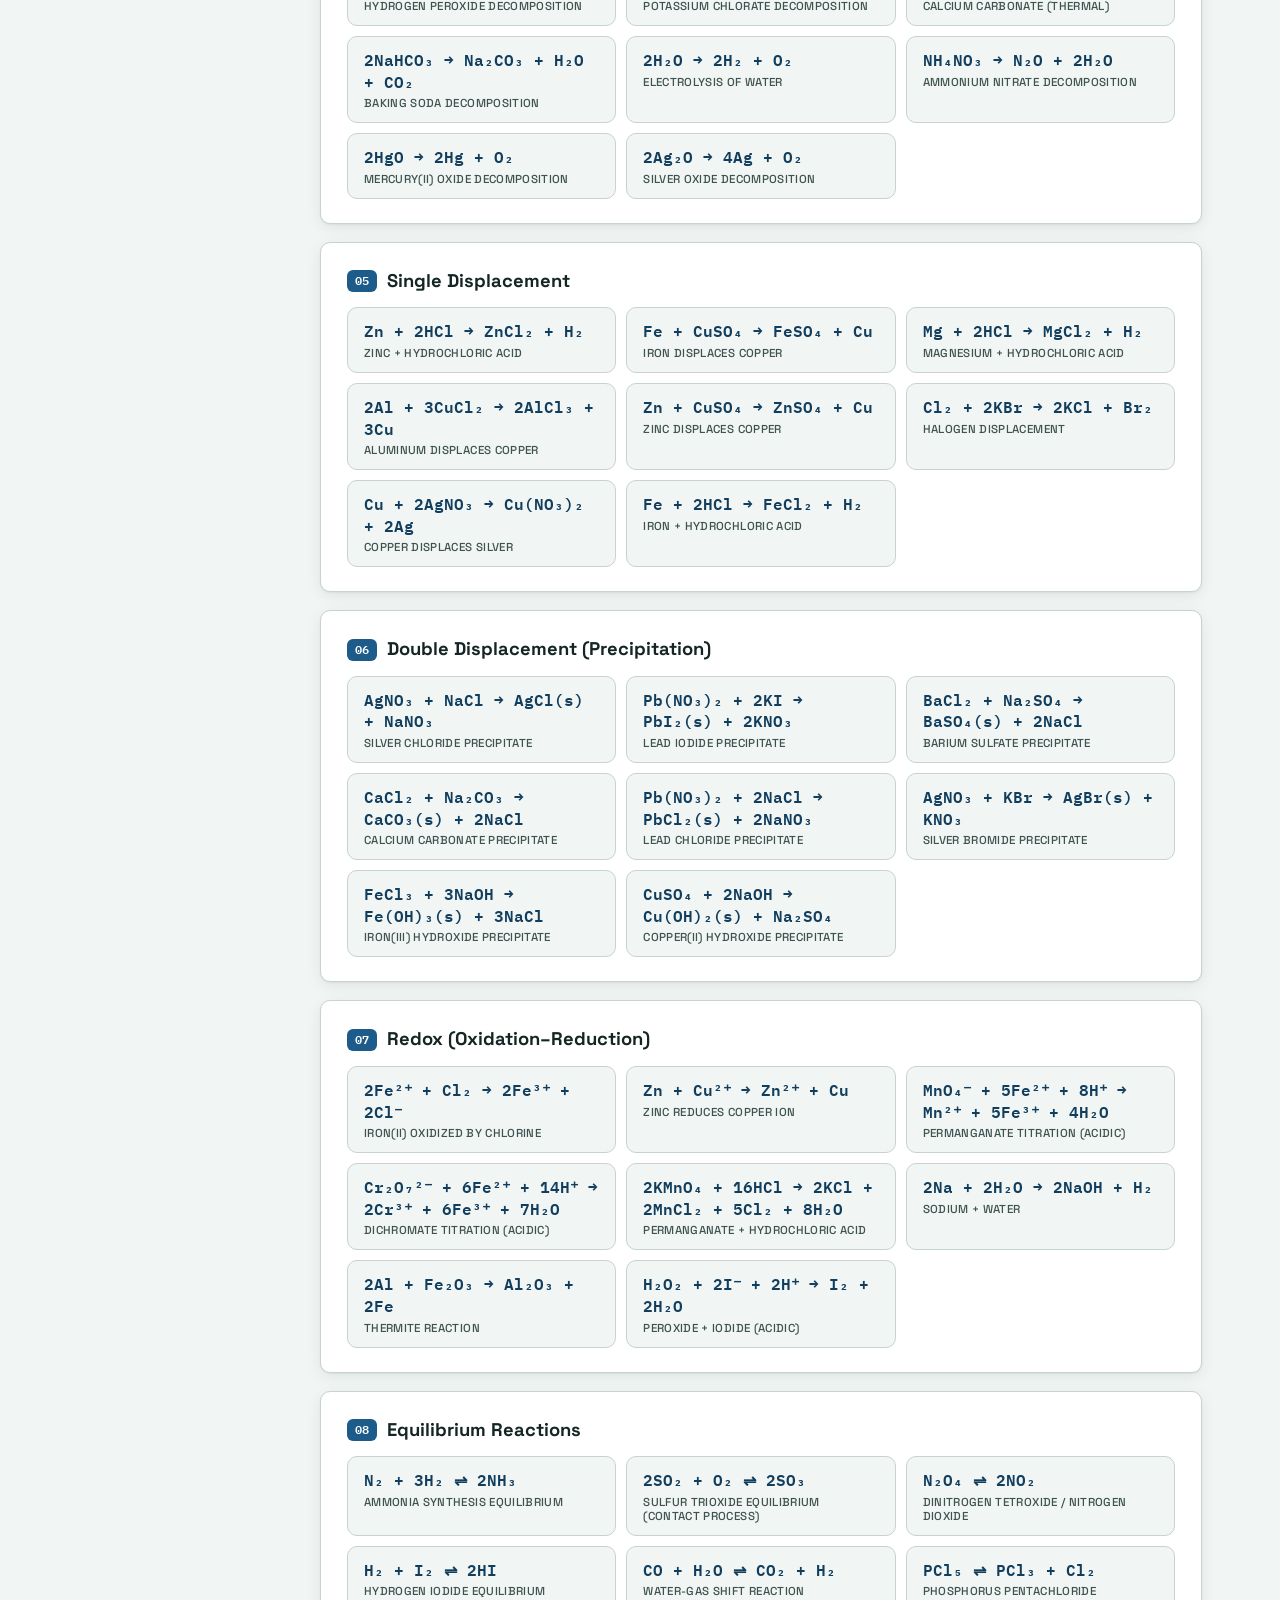
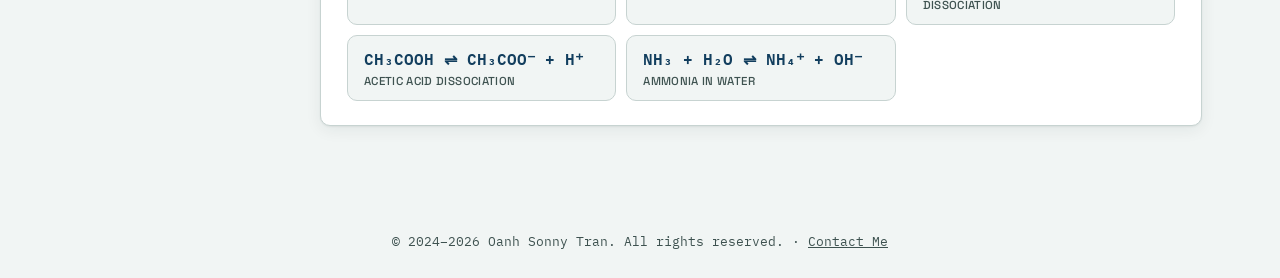
<file: reactions.html>
<!DOCTYPE html>
<html lang="en">
<head>
<meta charset="UTF-8">
<meta name="viewport" content="width=device-width, initial-scale=1.0">
<title>Reactions — ScienceNotations</title>
<link rel="preconnect" href="https://fonts.googleapis.com">
<link rel="preconnect" href="https://fonts.gstatic.com" crossorigin>
<link href="https://fonts.googleapis.com/css2?family=Space+Grotesk:wght@400;500;600;700&family=IBM+Plex+Serif:ital,wght@0,400;0,500;0,600;1,400&family=IBM+Plex+Mono:wght@400;500;600&display=swap" rel="stylesheet">
<link rel="stylesheet" href="./assets/css/styles.css">
</head>
<body>

<header>
  <div class="header-inner">
    <div class="brand">
      <h1><span class="glyph">π</span> ScienceNotations</h1>
      <span class="eyebrow">copy-paste notation & constants library</span>
    </div>
    <a class="badge" href="https://madebysonny.github.io/chembench/" target="_blank" rel="noopener">chembench companion</a>
  </div>
</header>

<nav>
  <div class="nav-inner">
    <a class="nav-link" href="index.html">Notations</a>
    <a class="nav-link" href="greek-alphabet.html">Greek Alphabet</a>
    <a class="nav-link active" href="reactions.html">Reactions</a>
    <a class="nav-link" href="qr-generator.html">QR Code</a>
    <a class="nav-link" href="periodic-table.html">Periodic Table</a>
    <a class="nav-link external" href="https://madebysonny.github.io/chembench/" target="_blank" rel="noopener">ChemBench ↗</a>
  </div>
</nav>

<main>
  <div class="hero">
    <h2>A quick-copy library of common chemical reactions</h2>
    <p>Click any equation to copy it — subscripts and reaction arrows (→ forward, ⇌ equilibrium) paste correctly into Word and Google Docs, not as raw text.</p>
    <ol>
      <li>Find your reaction type, either by scrolling or using the contents list on the left.</li>
      <li>Click an equation to copy it.</li>
      <li>Paste directly into your lab report or notes.</li>
    </ol>
  </div>

  <div class="workbench">
    <nav class="toc" aria-label="Table of contents">
      <span class="toc-label">Jump to</span>
      <ul>
        <li><a href="#rx-acid-base">01. Acid–Base (Neutralization)</a></li>
        <li><a href="#rx-combustion">02. Combustion</a></li>
        <li><a href="#rx-synthesis">03. Synthesis (Combination)</a></li>
        <li><a href="#rx-decomposition">04. Decomposition</a></li>
        <li><a href="#rx-single-displacement">05. Single Displacement</a></li>
        <li><a href="#rx-double-displacement">06. Double Displacement (Precipitation)</a></li>
        <li><a href="#rx-redox">07. Redox (Oxidation–Reduction)</a></li>
        <li><a href="#rx-equilibrium">08. Equilibrium Reactions</a></li>
      </ul>
    </nav>

    <div class="sections">

      <section class="notation-section" id="rx-acid-base">
        <h2><span class="section-index">01</span> Acid–Base (Neutralization)</h2>
        <div class="copy-grid reaction-grid">
          <button class="copy-chip reaction-chip" onclick="copyRich('HCl + NaOH → NaCl + H<sub>2</sub>O&nbsp;', 'HCl + NaOH → NaCl + H2O', this)"><span class="sym">HCl + NaOH → NaCl + H₂O</span><span class="rx-label">Strong acid + strong base</span></button>
          <button class="copy-chip reaction-chip" onclick="copyRich('H<sub>2</sub>SO<sub>4</sub> + 2NaOH → Na<sub>2</sub>SO<sub>4</sub> + 2H<sub>2</sub>O&nbsp;', 'H2SO4 + 2NaOH → Na2SO4 + 2H2O', this)"><span class="sym">H₂SO₄ + 2NaOH → Na₂SO₄ + 2H₂O</span><span class="rx-label">Sulfuric acid neutralization</span></button>
          <button class="copy-chip reaction-chip" onclick="copyRich('HNO<sub>3</sub> + KOH → KNO<sub>3</sub> + H<sub>2</sub>O&nbsp;', 'HNO3 + KOH → KNO3 + H2O', this)"><span class="sym">HNO₃ + KOH → KNO₃ + H₂O</span><span class="rx-label">Nitric acid + potassium hydroxide</span></button>
          <button class="copy-chip reaction-chip" onclick="copyRich('CH<sub>3</sub>COOH + NaOH → CH<sub>3</sub>COONa + H<sub>2</sub>O&nbsp;', 'CH3COOH + NaOH → CH3COONa + H2O', this)"><span class="sym">CH₃COOH + NaOH → CH₃COONa + H₂O</span><span class="rx-label">Acetic acid + sodium hydroxide</span></button>
          <button class="copy-chip reaction-chip" onclick="copyRich('2HCl + Ca(OH)<sub>2</sub> → CaCl<sub>2</sub> + 2H<sub>2</sub>O&nbsp;', '2HCl + Ca(OH)2 → CaCl2 + 2H2O', this)"><span class="sym">2HCl + Ca(OH)₂ → CaCl₂ + 2H₂O</span><span class="rx-label">Hydrochloric acid + calcium hydroxide</span></button>
          <button class="copy-chip reaction-chip" onclick="copyRich('H<sub>3</sub>PO<sub>4</sub> + 3NaOH → Na<sub>3</sub>PO<sub>4</sub> + 3H<sub>2</sub>O&nbsp;', 'H3PO4 + 3NaOH → Na3PO4 + 3H2O', this)"><span class="sym">H₃PO₄ + 3NaOH → Na₃PO₄ + 3H₂O</span><span class="rx-label">Phosphoric acid neutralization</span></button>
          <button class="copy-chip reaction-chip" onclick="copyRich('HCl + NH<sub>3</sub> → NH<sub>4</sub>Cl&nbsp;', 'HCl + NH3 → NH4Cl', this)"><span class="sym">HCl + NH₃ → NH₄Cl</span><span class="rx-label">Acid + weak base (gas)</span></button>
          <button class="copy-chip reaction-chip" onclick="copyRich('HBr + KOH → KBr + H<sub>2</sub>O&nbsp;', 'HBr + KOH → KBr + H2O', this)"><span class="sym">HBr + KOH → KBr + H₂O</span><span class="rx-label">Hydrobromic acid + potassium hydroxide</span></button>
        </div>
      </section>

      <section class="notation-section" id="rx-combustion">
        <h2><span class="section-index">02</span> Combustion</h2>
        <div class="copy-grid reaction-grid">
          <button class="copy-chip reaction-chip" onclick="copyRich('CH<sub>4</sub> + 2O<sub>2</sub> → CO<sub>2</sub> + 2H<sub>2</sub>O&nbsp;', 'CH4 + 2O2 → CO2 + 2H2O', this)"><span class="sym">CH₄ + 2O₂ → CO₂ + 2H₂O</span><span class="rx-label">Methane combustion</span></button>
          <button class="copy-chip reaction-chip" onclick="copyRich('C<sub>3</sub>H<sub>8</sub> + 5O<sub>2</sub> → 3CO<sub>2</sub> + 4H<sub>2</sub>O&nbsp;', 'C3H8 + 5O2 → 3CO2 + 4H2O', this)"><span class="sym">C₃H₈ + 5O₂ → 3CO₂ + 4H₂O</span><span class="rx-label">Propane combustion</span></button>
          <button class="copy-chip reaction-chip" onclick="copyRich('2C<sub>2</sub>H<sub>6</sub> + 7O<sub>2</sub> → 4CO<sub>2</sub> + 6H<sub>2</sub>O&nbsp;', '2C2H6 + 7O2 → 4CO2 + 6H2O', this)"><span class="sym">2C₂H₆ + 7O₂ → 4CO₂ + 6H₂O</span><span class="rx-label">Ethane combustion</span></button>
          <button class="copy-chip reaction-chip" onclick="copyRich('C<sub>6</sub>H<sub>12</sub>O<sub>6</sub> + 6O<sub>2</sub> → 6CO<sub>2</sub> + 6H<sub>2</sub>O&nbsp;', 'C6H12O6 + 6O2 → 6CO2 + 6H2O', this)"><span class="sym">C₆H₁₂O₆ + 6O₂ → 6CO₂ + 6H₂O</span><span class="rx-label">Glucose combustion (respiration)</span></button>
          <button class="copy-chip reaction-chip" onclick="copyRich('2H<sub>2</sub> + O<sub>2</sub> → 2H<sub>2</sub>O&nbsp;', '2H2 + O2 → 2H2O', this)"><span class="sym">2H₂ + O₂ → 2H₂O</span><span class="rx-label">Hydrogen combustion</span></button>
          <button class="copy-chip reaction-chip" onclick="copyRich('C<sub>2</sub>H<sub>5</sub>OH + 3O<sub>2</sub> → 2CO<sub>2</sub> + 3H<sub>2</sub>O&nbsp;', 'C2H5OH + 3O2 → 2CO2 + 3H2O', this)"><span class="sym">C₂H₅OH + 3O₂ → 2CO₂ + 3H₂O</span><span class="rx-label">Ethanol combustion</span></button>
          <button class="copy-chip reaction-chip" onclick="copyRich('2C<sub>8</sub>H<sub>18</sub> + 25O<sub>2</sub> → 16CO<sub>2</sub> + 18H<sub>2</sub>O&nbsp;', '2C8H18 + 25O2 → 16CO2 + 18H2O', this)"><span class="sym">2C₈H₁₈ + 25O₂ → 16CO₂ + 18H₂O</span><span class="rx-label">Octane (gasoline) combustion</span></button>
          <button class="copy-chip reaction-chip" onclick="copyRich('2CH<sub>3</sub>OH + 3O<sub>2</sub> → 2CO<sub>2</sub> + 4H<sub>2</sub>O&nbsp;', '2CH3OH + 3O2 → 2CO2 + 4H2O', this)"><span class="sym">2CH₃OH + 3O₂ → 2CO₂ + 4H₂O</span><span class="rx-label">Methanol combustion</span></button>
        </div>
      </section>

      <section class="notation-section" id="rx-synthesis">
        <h2><span class="section-index">03</span> Synthesis (Combination)</h2>
        <div class="copy-grid reaction-grid">
          <button class="copy-chip reaction-chip" onclick="copyRich('2H<sub>2</sub> + O<sub>2</sub> → 2H<sub>2</sub>O&nbsp;', '2H2 + O2 → 2H2O', this)"><span class="sym">2H₂ + O₂ → 2H₂O</span><span class="rx-label">Hydrogen + oxygen</span></button>
          <button class="copy-chip reaction-chip" onclick="copyRich('N<sub>2</sub> + 3H<sub>2</sub> → 2NH<sub>3</sub>&nbsp;', 'N2 + 3H2 → 2NH3', this)"><span class="sym">N₂ + 3H₂ → 2NH₃</span><span class="rx-label">Haber process (ammonia)</span></button>
          <button class="copy-chip reaction-chip" onclick="copyRich('2Na + Cl<sub>2</sub> → 2NaCl&nbsp;', '2Na + Cl2 → 2NaCl', this)"><span class="sym">2Na + Cl₂ → 2NaCl</span><span class="rx-label">Sodium + chlorine</span></button>
          <button class="copy-chip reaction-chip" onclick="copyRich('C + O<sub>2</sub> → CO<sub>2</sub>&nbsp;', 'C + O2 → CO2', this)"><span class="sym">C + O₂ → CO₂</span><span class="rx-label">Carbon + oxygen</span></button>
          <button class="copy-chip reaction-chip" onclick="copyRich('2Mg + O<sub>2</sub> → 2MgO&nbsp;', '2Mg + O2 → 2MgO', this)"><span class="sym">2Mg + O₂ → 2MgO</span><span class="rx-label">Magnesium + oxygen</span></button>
          <button class="copy-chip reaction-chip" onclick="copyRich('S + O<sub>2</sub> → SO<sub>2</sub>&nbsp;', 'S + O2 → SO2', this)"><span class="sym">S + O₂ → SO₂</span><span class="rx-label">Sulfur + oxygen</span></button>
          <button class="copy-chip reaction-chip" onclick="copyRich('CaO + H<sub>2</sub>O → Ca(OH)<sub>2</sub>&nbsp;', 'CaO + H2O → Ca(OH)2', this)"><span class="sym">CaO + H₂O → Ca(OH)₂</span><span class="rx-label">Quicklime + water (slaking)</span></button>
          <button class="copy-chip reaction-chip" onclick="copyRich('SO<sub>3</sub> + H<sub>2</sub>O → H<sub>2</sub>SO<sub>4</sub>&nbsp;', 'SO3 + H2O → H2SO4', this)"><span class="sym">SO₃ + H₂O → H₂SO₄</span><span class="rx-label">Sulfur trioxide + water</span></button>
        </div>
      </section>

      <section class="notation-section" id="rx-decomposition">
        <h2><span class="section-index">04</span> Decomposition</h2>
        <div class="copy-grid reaction-grid">
          <button class="copy-chip reaction-chip" onclick="copyRich('2H<sub>2</sub>O<sub>2</sub> → 2H<sub>2</sub>O + O<sub>2</sub>&nbsp;', '2H2O2 → 2H2O + O2', this)"><span class="sym">2H₂O₂ → 2H₂O + O₂</span><span class="rx-label">Hydrogen peroxide decomposition</span></button>
          <button class="copy-chip reaction-chip" onclick="copyRich('2KClO<sub>3</sub> → 2KCl + 3O<sub>2</sub>&nbsp;', '2KClO3 → 2KCl + 3O2', this)"><span class="sym">2KClO₃ → 2KCl + 3O₂</span><span class="rx-label">Potassium chlorate decomposition</span></button>
          <button class="copy-chip reaction-chip" onclick="copyRich('CaCO<sub>3</sub> → CaO + CO<sub>2</sub>&nbsp;', 'CaCO3 → CaO + CO2', this)"><span class="sym">CaCO₃ → CaO + CO₂</span><span class="rx-label">Calcium carbonate (thermal)</span></button>
          <button class="copy-chip reaction-chip" onclick="copyRich('2NaHCO<sub>3</sub> → Na<sub>2</sub>CO<sub>3</sub> + H<sub>2</sub>O + CO<sub>2</sub>&nbsp;', '2NaHCO3 → Na2CO3 + H2O + CO2', this)"><span class="sym">2NaHCO₃ → Na₂CO₃ + H₂O + CO₂</span><span class="rx-label">Baking soda decomposition</span></button>
          <button class="copy-chip reaction-chip" onclick="copyRich('2H<sub>2</sub>O → 2H<sub>2</sub> + O<sub>2</sub>&nbsp;', '2H2O → 2H2 + O2', this)"><span class="sym">2H₂O → 2H₂ + O₂</span><span class="rx-label">Electrolysis of water</span></button>
          <button class="copy-chip reaction-chip" onclick="copyRich('NH<sub>4</sub>NO<sub>3</sub> → N<sub>2</sub>O + 2H<sub>2</sub>O&nbsp;', 'NH4NO3 → N2O + 2H2O', this)"><span class="sym">NH₄NO₃ → N₂O + 2H₂O</span><span class="rx-label">Ammonium nitrate decomposition</span></button>
          <button class="copy-chip reaction-chip" onclick="copyRich('2HgO → 2Hg + O<sub>2</sub>&nbsp;', '2HgO → 2Hg + O2', this)"><span class="sym">2HgO → 2Hg + O₂</span><span class="rx-label">Mercury(II) oxide decomposition</span></button>
          <button class="copy-chip reaction-chip" onclick="copyRich('2Ag<sub>2</sub>O → 4Ag + O<sub>2</sub>&nbsp;', '2Ag2O → 4Ag + O2', this)"><span class="sym">2Ag₂O → 4Ag + O₂</span><span class="rx-label">Silver oxide decomposition</span></button>
        </div>
      </section>

      <section class="notation-section" id="rx-single-displacement">
        <h2><span class="section-index">05</span> Single Displacement</h2>
        <div class="copy-grid reaction-grid">
          <button class="copy-chip reaction-chip" onclick="copyRich('Zn + 2HCl → ZnCl<sub>2</sub> + H<sub>2</sub>&nbsp;', 'Zn + 2HCl → ZnCl2 + H2', this)"><span class="sym">Zn + 2HCl → ZnCl₂ + H₂</span><span class="rx-label">Zinc + hydrochloric acid</span></button>
          <button class="copy-chip reaction-chip" onclick="copyRich('Fe + CuSO<sub>4</sub> → FeSO<sub>4</sub> + Cu&nbsp;', 'Fe + CuSO4 → FeSO4 + Cu', this)"><span class="sym">Fe + CuSO₄ → FeSO₄ + Cu</span><span class="rx-label">Iron displaces copper</span></button>
          <button class="copy-chip reaction-chip" onclick="copyRich('Mg + 2HCl → MgCl<sub>2</sub> + H<sub>2</sub>&nbsp;', 'Mg + 2HCl → MgCl2 + H2', this)"><span class="sym">Mg + 2HCl → MgCl₂ + H₂</span><span class="rx-label">Magnesium + hydrochloric acid</span></button>
          <button class="copy-chip reaction-chip" onclick="copyRich('2Al + 3CuCl<sub>2</sub> → 2AlCl<sub>3</sub> + 3Cu&nbsp;', '2Al + 3CuCl2 → 2AlCl3 + 3Cu', this)"><span class="sym">2Al + 3CuCl₂ → 2AlCl₃ + 3Cu</span><span class="rx-label">Aluminum displaces copper</span></button>
          <button class="copy-chip reaction-chip" onclick="copyRich('Zn + CuSO<sub>4</sub> → ZnSO<sub>4</sub> + Cu&nbsp;', 'Zn + CuSO4 → ZnSO4 + Cu', this)"><span class="sym">Zn + CuSO₄ → ZnSO₄ + Cu</span><span class="rx-label">Zinc displaces copper</span></button>
          <button class="copy-chip reaction-chip" onclick="copyRich('Cl<sub>2</sub> + 2KBr → 2KCl + Br<sub>2</sub>&nbsp;', 'Cl2 + 2KBr → 2KCl + Br2', this)"><span class="sym">Cl₂ + 2KBr → 2KCl + Br₂</span><span class="rx-label">Halogen displacement</span></button>
          <button class="copy-chip reaction-chip" onclick="copyRich('Cu + 2AgNO<sub>3</sub> → Cu(NO<sub>3</sub>)<sub>2</sub> + 2Ag&nbsp;', 'Cu + 2AgNO3 → Cu(NO3)2 + 2Ag', this)"><span class="sym">Cu + 2AgNO₃ → Cu(NO₃)₂ + 2Ag</span><span class="rx-label">Copper displaces silver</span></button>
          <button class="copy-chip reaction-chip" onclick="copyRich('Fe + 2HCl → FeCl<sub>2</sub> + H<sub>2</sub>&nbsp;', 'Fe + 2HCl → FeCl2 + H2', this)"><span class="sym">Fe + 2HCl → FeCl₂ + H₂</span><span class="rx-label">Iron + hydrochloric acid</span></button>
        </div>
      </section>

      <section class="notation-section" id="rx-double-displacement">
        <h2><span class="section-index">06</span> Double Displacement (Precipitation)</h2>
        <div class="copy-grid reaction-grid">
          <button class="copy-chip reaction-chip" onclick="copyRich('AgNO<sub>3</sub> + NaCl → AgCl(s) + NaNO<sub>3</sub>&nbsp;', 'AgNO3 + NaCl → AgCl(s) + NaNO3', this)"><span class="sym">AgNO₃ + NaCl → AgCl(s) + NaNO₃</span><span class="rx-label">Silver chloride precipitate</span></button>
          <button class="copy-chip reaction-chip" onclick="copyRich('Pb(NO<sub>3</sub>)<sub>2</sub> + 2KI → PbI<sub>2</sub> (s) + 2KNO<sub>3</sub>&nbsp;', 'Pb(NO3)2 + 2KI → PbI2(s) + 2KNO3', this)"><span class="sym">Pb(NO₃)₂ + 2KI → PbI₂(s) + 2KNO₃</span><span class="rx-label">Lead iodide precipitate</span></button>
          <button class="copy-chip reaction-chip" onclick="copyRich('BaCl<sub>2</sub> + Na<sub>2</sub>SO<sub>4</sub> → BaSO<sub>4</sub>(s) + 2NaCl&nbsp;', 'BaCl2 + Na2SO4 → BaSO4(s) + 2NaCl', this)"><span class="sym">BaCl₂ + Na₂SO₄ → BaSO₄(s) + 2NaCl</span><span class="rx-label">Barium sulfate precipitate</span></button>
          <button class="copy-chip reaction-chip" onclick="copyRich('CaCl<sub>2</sub> + Na<sub>2</sub>CO<sub>3</sub> → CaCO<sub>3</sub>(s) + 2NaCl&nbsp;', 'CaCl2 + Na2CO3 → CaCO3(s) + 2NaCl', this)"><span class="sym">CaCl₂ + Na₂CO₃ → CaCO₃(s) + 2NaCl</span><span class="rx-label">Calcium carbonate precipitate</span></button>
          <button class="copy-chip reaction-chip" onclick="copyRich('Pb(NO<sub>3</sub>)<sub>2</sub> + 2NaCl → PbCl<sub>2</sub>(s) + 2NaNO<sub>3</sub>&nbsp;', 'Pb(NO3)2 + 2NaCl → PbCl2(s) + 2NaNO3', this)"><span class="sym">Pb(NO₃)₂ + 2NaCl → PbCl₂(s) + 2NaNO₃</span><span class="rx-label">Lead chloride precipitate</span></button>
          <button class="copy-chip reaction-chip" onclick="copyRich('AgNO<sub>3</sub> + KBr → AgBr(s) + KNO<sub>3</sub>&nbsp;', 'AgNO3 + KBr → AgBr(s) + KNO3', this)"><span class="sym">AgNO₃ + KBr → AgBr(s) + KNO₃</span><span class="rx-label">Silver bromide precipitate</span></button>
          <button class="copy-chip reaction-chip" onclick="copyRich('FeCl<sub>3</sub> + 3NaOH → Fe(OH)<sub>3</sub>(s) + 3NaCl&nbsp;', 'FeCl3 + 3NaOH → Fe(OH)3(s) + 3NaCl', this)"><span class="sym">FeCl₃ + 3NaOH → Fe(OH)₃(s) + 3NaCl</span><span class="rx-label">Iron(III) hydroxide precipitate</span></button>
          <button class="copy-chip reaction-chip" onclick="copyRich('CuSO<sub>4</sub> + 2NaOH → Cu(OH)<sub>2</sub>(s) + Na<sub>2</sub>SO<sub>4</sub>&nbsp;', 'CuSO4 + 2NaOH → Cu(OH)2(s) + Na2SO4', this)"><span class="sym">CuSO₄ + 2NaOH → Cu(OH)₂(s) + Na₂SO₄</span><span class="rx-label">Copper(II) hydroxide precipitate</span></button>
        </div>
      </section>

      <section class="notation-section" id="rx-redox">
        <h2><span class="section-index">07</span> Redox (Oxidation–Reduction)</h2>
        <div class="copy-grid reaction-grid">
          <button class="copy-chip reaction-chip" onclick="copyRich('2Fe<sup>2+</sup> + Cl<sub>2</sub> → 2Fe<sup>3+</sup> + 2Cl<sup>-</sup>&nbsp;', '2Fe2+ + Cl2 → 2Fe3+ + 2Cl-', this)"><span class="sym">2Fe²⁺ + Cl₂ → 2Fe³⁺ + 2Cl⁻</span><span class="rx-label">Iron(II) oxidized by chlorine</span></button>
          <button class="copy-chip reaction-chip" onclick="copyRich('Zn + Cu<sup>2+</sup> → Zn<sup>2+</sup> + Cu&nbsp;', 'Zn + Cu2+ → Zn2+ + Cu', this)"><span class="sym">Zn + Cu²⁺ → Zn²⁺ + Cu</span><span class="rx-label">Zinc reduces copper ion</span></button>
          <button class="copy-chip reaction-chip" onclick="copyRich('MnO<sub>4</sub><sup>-</sup> + 5Fe<sup>2+</sup> + 8H<sup>+</sup> → Mn<sup>2+</sup> + 5Fe<sup>3+</sup> + 4H<sub>2</sub>O&nbsp;', 'MnO4- + 5Fe2+ + 8H+ → Mn2+ + 5Fe3+ + 4H2O', this)"><span class="sym">MnO₄⁻ + 5Fe²⁺ + 8H⁺ → Mn²⁺ + 5Fe³⁺ + 4H₂O</span><span class="rx-label">Permanganate titration (acidic)</span></button>
          <button class="copy-chip reaction-chip" onclick="copyRich('Cr<sub>2</sub>O<sub>7</sub><sup>2-</sup> + 6Fe<sup>2+</sup> + 14H<sup>+</sup> → 2Cr<sup>3+</sup> + 6Fe<sup>3+</sup> + 7H<sub>2</sub>O&nbsp;', 'Cr2O72- + 6Fe2+ + 14H+ → 2Cr3+ + 6Fe3+ + 7H2O', this)"><span class="sym">Cr₂O₇²⁻ + 6Fe²⁺ + 14H⁺ → 2Cr³⁺ + 6Fe³⁺ + 7H₂O</span><span class="rx-label">Dichromate titration (acidic)</span></button>
          <button class="copy-chip reaction-chip" onclick="copyRich('2KMnO<sub>4</sub> + 16HCl → 2KCl + 2MnCl<sub>2</sub> + 5Cl<sub>2</sub> + 8H<sub>2</sub>O&nbsp;', '2KMnO4 + 16HCl → 2KCl + 2MnCl2 + 5Cl2 + 8H2O', this)"><span class="sym">2KMnO₄ + 16HCl → 2KCl + 2MnCl₂ + 5Cl₂ + 8H₂O</span><span class="rx-label">Permanganate + hydrochloric acid</span></button>
          <button class="copy-chip reaction-chip" onclick="copyRich('2Na + 2H<sub>2</sub>O → 2NaOH + H<sub>2</sub>&nbsp;', '2Na + 2H2O → 2NaOH + H2', this)"><span class="sym">2Na + 2H₂O → 2NaOH + H₂</span><span class="rx-label">Sodium + water</span></button>
          <button class="copy-chip reaction-chip" onclick="copyRich('2Al + Fe<sub>2</sub>O<sub>3</sub> → Al<sub>2</sub>O<sub>3</sub> + 2Fe&nbsp;', '2Al + Fe2O3 → Al2O3 + 2Fe', this)"><span class="sym">2Al + Fe₂O₃ → Al₂O₃ + 2Fe</span><span class="rx-label">Thermite reaction</span></button>
          <button class="copy-chip reaction-chip" onclick="copyRich('H<sub>2</sub>O<sub>2</sub> + 2I<sup>-</sup> + 2H<sup>+</sup> → I<sub>2</sub> + 2H<sub>2</sub>O&nbsp;', 'H2O2 + 2I- + 2H+ → I2 + 2H2O', this)"><span class="sym">H₂O₂ + 2I⁻ + 2H⁺ → I₂ + 2H₂O</span><span class="rx-label">Peroxide + iodide (acidic)</span></button>
        </div>
      </section>

      <section class="notation-section" id="rx-equilibrium">
        <h2><span class="section-index">08</span> Equilibrium Reactions</h2>
        <div class="copy-grid reaction-grid">
          <button class="copy-chip reaction-chip" onclick="copyRich('N<sub>2</sub> + 3H<sub>2</sub> ⇌ 2NH<sub>3</sub>&nbsp;', 'N2 + 3H2 ⇌ 2NH3', this)"><span class="sym">N₂ + 3H₂ ⇌ 2NH₃</span><span class="rx-label">Ammonia synthesis equilibrium</span></button>
          <button class="copy-chip reaction-chip" onclick="copyRich('2SO<sub>2</sub> + O<sub>2</sub> ⇌ 2SO<sub>3</sub>&nbsp;', '2SO2 + O2 ⇌ 2SO3', this)"><span class="sym">2SO₂ + O₂ ⇌ 2SO₃</span><span class="rx-label">Sulfur trioxide equilibrium (Contact process)</span></button>
          <button class="copy-chip reaction-chip" onclick="copyRich('N<sub>2</sub>O<sub>4</sub> ⇌ 2NO<sub>2</sub>&nbsp;', 'N2O4 ⇌ 2NO2', this)"><span class="sym">N₂O₄ ⇌ 2NO₂</span><span class="rx-label">Dinitrogen tetroxide / nitrogen dioxide</span></button>
          <button class="copy-chip reaction-chip" onclick="copyRich('H<sub>2</sub> + I<sub>2</sub> ⇌ 2HI&nbsp;', 'H2 + I2 ⇌ 2HI', this)"><span class="sym">H₂ + I₂ ⇌ 2HI</span><span class="rx-label">Hydrogen iodide equilibrium</span></button>
          <button class="copy-chip reaction-chip" onclick="copyRich('CO + H<sub>2</sub>O ⇌ CO<sub>2</sub> + H<sub>2</sub>&nbsp;', 'CO + H2O ⇌ CO2 + H2', this)"><span class="sym">CO + H₂O ⇌ CO₂ + H₂</span><span class="rx-label">Water-gas shift reaction</span></button>
          <button class="copy-chip reaction-chip" onclick="copyRich('PCl<sub>5</sub> ⇌ PCl<sub>3</sub> + Cl<sub>2</sub>&nbsp;', 'PCl5 ⇌ PCl3 + Cl2', this)"><span class="sym">PCl₅ ⇌ PCl₃ + Cl₂</span><span class="rx-label">Phosphorus pentachloride dissociation</span></button>
          <button class="copy-chip reaction-chip" onclick="copyRich('CH<sub>3</sub>COOH ⇌ CH<sub>3</sub>COO<sup>-</sup> + H<sup>+</sup>&nbsp;', 'CH3COOH ⇌ CH3COO- + H+', this)"><span class="sym">CH₃COOH ⇌ CH₃COO⁻ + H⁺</span><span class="rx-label">Acetic acid dissociation</span></button>
          <button class="copy-chip reaction-chip" onclick="copyRich('NH<sub>3</sub> + H<sub>2</sub>O ⇌ NH<sub>4</sub><sup>+</sup> + OH<sup>-</sup>&nbsp;', 'NH3 + H2O ⇌ NH4+ + OH-', this)"><span class="sym">NH₃ + H₂O ⇌ NH₄⁺ + OH⁻</span><span class="rx-label">Ammonia in water</span></button>
        </div>
      </section>

    </div>
  </div>
</main>

<footer>
  © 2024–2026 Oanh Sonny Tran. All rights reserved. · <a href="mailto:otxtra1234@gmail.com">Contact Me</a>
</footer>

<div class="toast" id="toast"></div>

<script src="./assets/js/script.js"></script>
</body>
</html>
</file>
<file: assets/css/styles.css>
/* =========================================================================
   ScienceNotations — shared stylesheet
   ChemBench design tokens + layout + components, used by every page.

   Contents
   1. Design tokens
   2. Reset & base
   3. Header
   4. Navigation
   5. Main layout & hero
   6. Footer
   7. Toast (copy confirmation)
   8. TOC sidebar + notation sections   (index.html, reactions.html, greek-alphabet.html)
   9. Copy chips                       (index.html, greek-alphabet.html)
   10. Page: Reactions                 (reaction chips)
   11. Page: QR code generator
   12. Page: Periodic table
   13. Accessibility
   ========================================================================= */

/* ---------- 1. design tokens ---------- */
:root {
  --paper: #F1F5F4;
  --panel: #FFFFFF;
  --ink: #142524;
  --ink-soft: #3E5250;
  --line: #C7D3D1;
  --line-soft: #DEE6E5;
  --blue: #1D5C8A;
  --blue-deep: #123E5E;
  --purple: #6B3FA0;
  --correct: #2F8F5B;
  --correct-bg: #E7F5EC;
  --incorrect: #C1443C;
  --incorrect-bg: #FBEAE8;
  --amber: #C98A2C;
  --amber-bg: #FBF1E1;
  --radius: 10px;
  --shadow: 0 1px 2px rgba(20,37,36,0.06), 0 4px 16px rgba(20,37,36,0.07);
}

/* ---------- 2. reset & base ---------- */
* { box-sizing: border-box; }
html { scroll-behavior: smooth; }

body {
  margin: 0;
  background: var(--paper);
  background-image:
    linear-gradient(var(--line-soft) 1px, transparent 1px),
    linear-gradient(90deg, var(--line-soft) 1px, transparent 1px);
  background-size: 28px 28px;
  background-attachment: fixed;
  color: var(--ink);
  font-family: 'IBM Plex Serif', serif;
  line-height: 1.55;
}
.mono { font-family: 'IBM Plex Mono', monospace; }
a { color: var(--blue-deep); }
sub, sup { font-size: 0.72em; }

/* ---------- 3. header ---------- */
header {
  background: var(--ink);
  color: var(--paper);
  padding: 22px 28px 18px;
}
.header-inner { max-width: 1180px; margin: 0 auto; display: flex; align-items: baseline; justify-content: space-between; flex-wrap: wrap; gap: 8px; }
.brand { display: flex; align-items: baseline; gap: 12px; }
.brand h1 { font-family: 'Space Grotesk', sans-serif; font-weight: 700; font-size: 1.5rem; margin: 0; letter-spacing: -0.01em; }
.brand h1 .glyph { color: var(--amber); }
.eyebrow { font-family: 'IBM Plex Mono', monospace; font-size: 0.72rem; letter-spacing: 0.09em; text-transform: uppercase; color: #9FB8B5; }
.badge { font-family: 'IBM Plex Mono', monospace; font-size: 0.68rem; letter-spacing: 0.08em; text-transform: uppercase; border: 1px solid #3E5250; color: #B9CFCC; padding: 4px 9px; border-radius: 20px; text-decoration: none; }

/* ---------- 4. navigation ---------- */
nav { background: var(--panel); border-bottom: 1px solid var(--line); position: sticky; top: 0; z-index: 20; }
.nav-inner { max-width: 1180px; margin: 0 auto; display: flex; overflow-x: auto; }
.nav-link {
  font-family: 'Space Grotesk', sans-serif; font-size: 0.86rem; font-weight: 500;
  background: none; border: none; cursor: pointer; text-decoration: none;
  padding: 13px 16px; color: var(--ink-soft); border-bottom: 3px solid transparent;
  white-space: nowrap; display: flex; align-items: center; gap: 6px;
}
.nav-link.active { color: var(--blue-deep); border-bottom-color: var(--blue); font-weight: 600; }
.nav-link:not(.active):hover { color: var(--ink); background: var(--paper); }
.nav-link.external { margin-left: auto; }

main { max-width: 1180px; margin: 0 auto; padding: 32px 28px 80px; }

/* ---------- 5. main layout & hero ---------- */
.hero { margin-bottom: 30px; }
.hero h2 { font-family: 'Space Grotesk', sans-serif; font-size: 1.8rem; margin: 0 0 8px; letter-spacing: -0.01em; }
.hero p { color: var(--ink-soft); max-width: 68ch; margin: 0 0 6px; }
.hero ol { color: var(--ink-soft); max-width: 68ch; margin: 10px 0 0; padding-left: 20px; }
.hero ol li { margin-bottom: 3px; }

/* ---------- 6. footer ---------- */
footer { text-align: center; padding: 26px; color: var(--ink-soft); font-size: 0.8rem; font-family: 'IBM Plex Mono', monospace; }
footer a { color: var(--ink-soft); }

/* ---------- 7. toast (copy confirmation) ---------- */
.toast {
  position: fixed; bottom: 22px; left: 50%; transform: translateX(-50%) translateY(20px);
  background: var(--ink); color: var(--paper); padding: 11px 20px; border-radius: 8px; font-family: 'Space Grotesk', sans-serif;
  font-size: 0.85rem; opacity: 0; transition: opacity .25s ease, transform .25s ease; pointer-events: none; z-index: 50;
  max-width: 90vw; text-align: center;
}
.toast .toast-sym { font-family: 'IBM Plex Mono', monospace; color: var(--amber); margin-left: 4px; }
.toast.show { opacity: 1; transform: translateX(-50%) translateY(0); }

/* ---------- 8. sticky TOC sidebar + notation sections ---------- */
.workbench { display: grid; grid-template-columns: 220px 1fr; gap: 22px; align-items: start; }
@media (max-width: 800px) { .workbench { grid-template-columns: 1fr; } .toc { position: static; } }

.toc {
  position: sticky; top: 70px;
  background: var(--panel); border: 1px solid var(--line); border-radius: var(--radius);
  padding: 16px; box-shadow: var(--shadow);
  max-height: calc(100vh - 100px); overflow-y: auto;
}
.toc-label { font-family: 'IBM Plex Mono', monospace; font-size: 0.62rem; letter-spacing: 0.08em; text-transform: uppercase; color: var(--ink-soft); margin-bottom: 10px; display: block; }
.toc ul { list-style: none; margin: 0; padding: 0; display: flex; flex-direction: column; gap: 2px; }
.toc a {
  display: block; font-family: 'Space Grotesk', sans-serif; font-size: 0.82rem; font-weight: 500;
  color: var(--ink-soft); text-decoration: none; padding: 6px 8px; border-radius: 6px; border-left: 3px solid transparent;
}
.toc a:hover { background: var(--paper); color: var(--ink); }
.toc a.active-section { border-left-color: var(--blue); color: var(--blue-deep); background: var(--paper); font-weight: 600; }

/* ---------- notation sections ---------- */
.sections { display: flex; flex-direction: column; gap: 18px; }
.notation-section {
  background: var(--panel); border: 1px solid var(--line); border-radius: var(--radius);
  box-shadow: var(--shadow); padding: 24px 26px; scroll-margin-top: 76px;
}
.notation-section h2 {
  font-family: 'Space Grotesk', sans-serif; font-size: 1.15rem; margin: 0 0 4px;
  display: flex; align-items: center; gap: 10px;
}
.section-index {
  font-family: 'IBM Plex Mono', monospace; font-size: 0.72rem; color: white; background: var(--blue);
  border-radius: 6px; padding: 2px 8px; font-weight: 600;
}
.notation-section h4 {
  font-family: 'Space Grotesk', sans-serif; font-size: 0.85rem; font-weight: 600; color: var(--ink-soft);
  text-transform: uppercase; letter-spacing: 0.04em; margin: 18px 0 10px;
}
.notation-section h4:first-of-type { margin-top: 16px; }

/* ---------- 9. copy chips ---------- */
.copy-grid { display: flex; flex-wrap: wrap; gap: 8px; margin-top: 12px; }
.copy-chip {
  background: var(--paper); border: 1.5px solid var(--line); border-radius: 20px;
  padding: 8px 14px 8px 12px; font-family: 'Space Grotesk', sans-serif; font-size: 0.84rem; font-weight: 500;
  color: var(--ink); cursor: pointer; display: inline-flex; align-items: center; gap: 8px;
  transition: border-color .12s ease, background .12s ease, transform .08s ease;
}
.copy-chip .sym { font-family: 'IBM Plex Mono', monospace; font-weight: 600; color: var(--blue-deep); font-size: 0.95em; }
.copy-chip:hover { border-color: var(--blue); background: var(--panel); }
.copy-chip:active { transform: scale(0.96); }
.copy-chip.copied { border-color: var(--correct); background: var(--correct-bg); }
.copy-chip.copied .sym { color: var(--correct); }

.copy-grid.constants .copy-chip .sym { color: var(--amber); }
.copy-grid.constants .copy-chip:hover { border-color: var(--amber); }
.copy-grid.constants .copy-chip.copied { border-color: var(--correct); background: var(--correct-bg); }
.copy-grid.constants .copy-chip.copied .sym { color: var(--correct); }

/* ---------- 10. page: reactions (reaction chips) ---------- */
.reaction-grid { display: grid; grid-template-columns: repeat(auto-fill, minmax(260px, 1fr)); gap: 10px; }
.reaction-chip {
  border-radius: var(--radius); padding: 12px 16px; flex-direction: column; align-items: flex-start;
  gap: 4px; width: 100%; text-align: left;
}
.reaction-chip .sym { font-size: 1rem; line-height: 1.35; white-space: normal; word-break: break-word; }
.reaction-chip .rx-label {
  font-family: 'Space Grotesk', sans-serif; font-weight: 500; font-size: 0.72rem;
  color: var(--ink-soft); text-transform: uppercase; letter-spacing: 0.03em;
}
.reaction-chip.copied .rx-label { color: var(--correct); }

/* ---------- 11. page: QR code generator ---------- */
.qr-layout { display: grid; grid-template-columns: minmax(280px, 380px) 1fr; gap: 22px; align-items: start; }
@media (max-width: 800px) { .qr-layout { grid-template-columns: 1fr; } }

.qr-panel {
  background: var(--panel); border: 1px solid var(--line); border-radius: var(--radius);
  box-shadow: var(--shadow); padding: 24px 26px;
}
.qr-panel h2 {
  font-family: 'Space Grotesk', sans-serif; font-size: 1.05rem; margin: 0 0 16px;
  display: flex; align-items: center; gap: 10px;
}

.qr-field { margin-bottom: 16px; }
.qr-field label {
  display: block; font-family: 'Space Grotesk', sans-serif; font-size: 0.78rem; font-weight: 600;
  color: var(--ink-soft); text-transform: uppercase; letter-spacing: 0.03em; margin-bottom: 6px;
}
.qr-field textarea, .qr-field select {
  width: 100%; font-family: 'IBM Plex Mono', monospace; font-size: 0.88rem; color: var(--ink);
  background: var(--paper); border: 1.5px solid var(--line); border-radius: 8px; padding: 10px 12px;
  resize: vertical;
}
.qr-field textarea { min-height: 90px; }
.qr-field textarea:focus, .qr-field select:focus { outline: none; border-color: var(--blue); }
.qr-row { display: flex; gap: 10px; }
.qr-row .qr-field { flex: 1; margin-bottom: 0; }

.qr-error {
  display: none; font-family: 'Space Grotesk', sans-serif; font-size: 0.8rem;
  color: var(--incorrect); background: var(--incorrect-bg); border-radius: 8px; padding: 8px 12px; margin-bottom: 14px;
}

.qr-btn {
  font-family: 'Space Grotesk', sans-serif; font-size: 0.86rem; font-weight: 600; cursor: pointer;
  border-radius: 20px; padding: 10px 18px; border: 1.5px solid var(--blue); background: var(--blue);
  color: white; transition: background .12s ease, border-color .12s ease, opacity .12s ease;
}
.qr-btn:hover { background: var(--blue-deep); border-color: var(--blue-deep); }
.qr-btn.secondary { background: var(--panel); color: var(--blue-deep); }
.qr-btn.secondary:hover { background: var(--paper); }
.qr-btn:disabled { opacity: 0.45; cursor: not-allowed; }
.qr-btn:disabled:hover { background: var(--panel); }
.qr-actions { display: flex; gap: 10px; flex-wrap: wrap; margin-top: 18px; }

.qr-preview-panel {
  background: var(--panel); border: 1px solid var(--line); border-radius: var(--radius);
  box-shadow: var(--shadow); padding: 32px; display: flex; flex-direction: column;
  align-items: center; justify-content: center; min-height: 380px;
}
#qr-preview {
  display: flex; align-items: center; justify-content: center; min-height: 256px;
}
#qr-preview.qr-empty {
  color: var(--ink-soft); font-family: 'Space Grotesk', sans-serif; font-size: 0.9rem;
  border: 1.5px dashed var(--line); border-radius: var(--radius); padding: 40px; width: 100%; text-align: center;
}
#qr-preview canvas, #qr-preview img { border-radius: 6px; box-shadow: var(--shadow); }
.qr-preview-actions { display: flex; gap: 10px; flex-wrap: wrap; margin-top: 20px; justify-content: center; }

/* ---------- 12. page: periodic table ---------- */
.ptable-scroll {
  overflow-x: auto; overflow-y: visible; padding: 50px 40px 70px;
  background: var(--panel); border: 1px solid var(--line); border-radius: var(--radius); box-shadow: var(--shadow);
}
.ptable {
  display: grid;
  grid-template-columns: repeat(18, 58px);
  grid-template-rows: repeat(7, 66px) 18px repeat(2, 66px);
  gap: 3px;
  width: max-content;
  margin: 0 auto;
}

.element {
  position: relative;
  display: flex; flex-direction: column; align-items: center; justify-content: center;
  width: 100%; height: 100%;
  border: 1px solid rgba(20, 37, 36, 0.18); border-radius: 5px;
  background: var(--el-color, var(--paper)); color: #1a1a1a;
  cursor: pointer; padding: 3px 2px; overflow: hidden;
  font-family: 'Space Grotesk', sans-serif;
  transition: transform .16s ease, box-shadow .16s ease;
  transform-origin: center center;
}
.element:hover, .element:focus-visible {
  transform: scale(3.15);
  z-index: 60;
  box-shadow: 0 8px 28px rgba(20,37,36,0.35);
  border-color: rgba(20, 37, 36, 0.35);
  outline: none;
}
.element.copied { transform: scale(3.15); z-index: 60; box-shadow: 0 8px 28px rgba(20,37,36,0.35); }

.element .num { font-size: 0.5rem; font-weight: 600; line-height: 1; }
.element .sym { font-family: 'IBM Plex Mono', monospace; font-weight: 700; font-size: 1.25rem; line-height: 1.05; margin: 1px 0; }
.element .ename { font-size: 0.4rem; font-weight: 500; line-height: 1.05; text-align: center; white-space: nowrap; overflow: hidden; text-overflow: ellipsis; max-width: 100%; }
.element .mass { font-size: 0.38rem; font-weight: 500; line-height: 1.1; text-align: center; }
.element .mass .unit { font-size: 0.85em; opacity: 0.75; }

/* category colors */
.el-alkali-metal          { --el-color: #FFAB7A; }
.el-alkaline-earth-metal  { --el-color: #FFD08A; }
.el-transition-metal      { --el-color: #93C6F0; }
.el-post-transition-metal { --el-color: #8FD3C6; }
.el-metalloid             { --el-color: #CDA4E8; }
.el-nonmetal              { --el-color: #8DCB5E; }
.el-halogen               { --el-color: #F6E58D; }
.el-noble-gas             { --el-color: #ABA6E8; }
.el-lanthanide            { --el-color: #F7A8C4; }
.el-actinide              { --el-color: #EF7FA6; }
.el-unknown               { --el-color: #C6CFCE; }

.ptable-legend {
  display: flex; flex-wrap: wrap; gap: 8px 18px; margin-top: 22px; padding-top: 18px; border-top: 1px solid var(--line-soft);
  justify-content: center;
}
.ptable-legend .legend-item {
  display: flex; align-items: center; gap: 7px; font-family: 'Space Grotesk', sans-serif; font-size: 0.76rem; color: var(--ink-soft);
}
.ptable-legend .swatch { width: 14px; height: 14px; border-radius: 4px; border: 1px solid rgba(20,37,36,0.2); }

/* ---------- 13. accessibility ---------- */
@media (prefers-reduced-motion: reduce) {
  * { transition: none !important; scroll-behavior: auto !important; }
}
</file>
